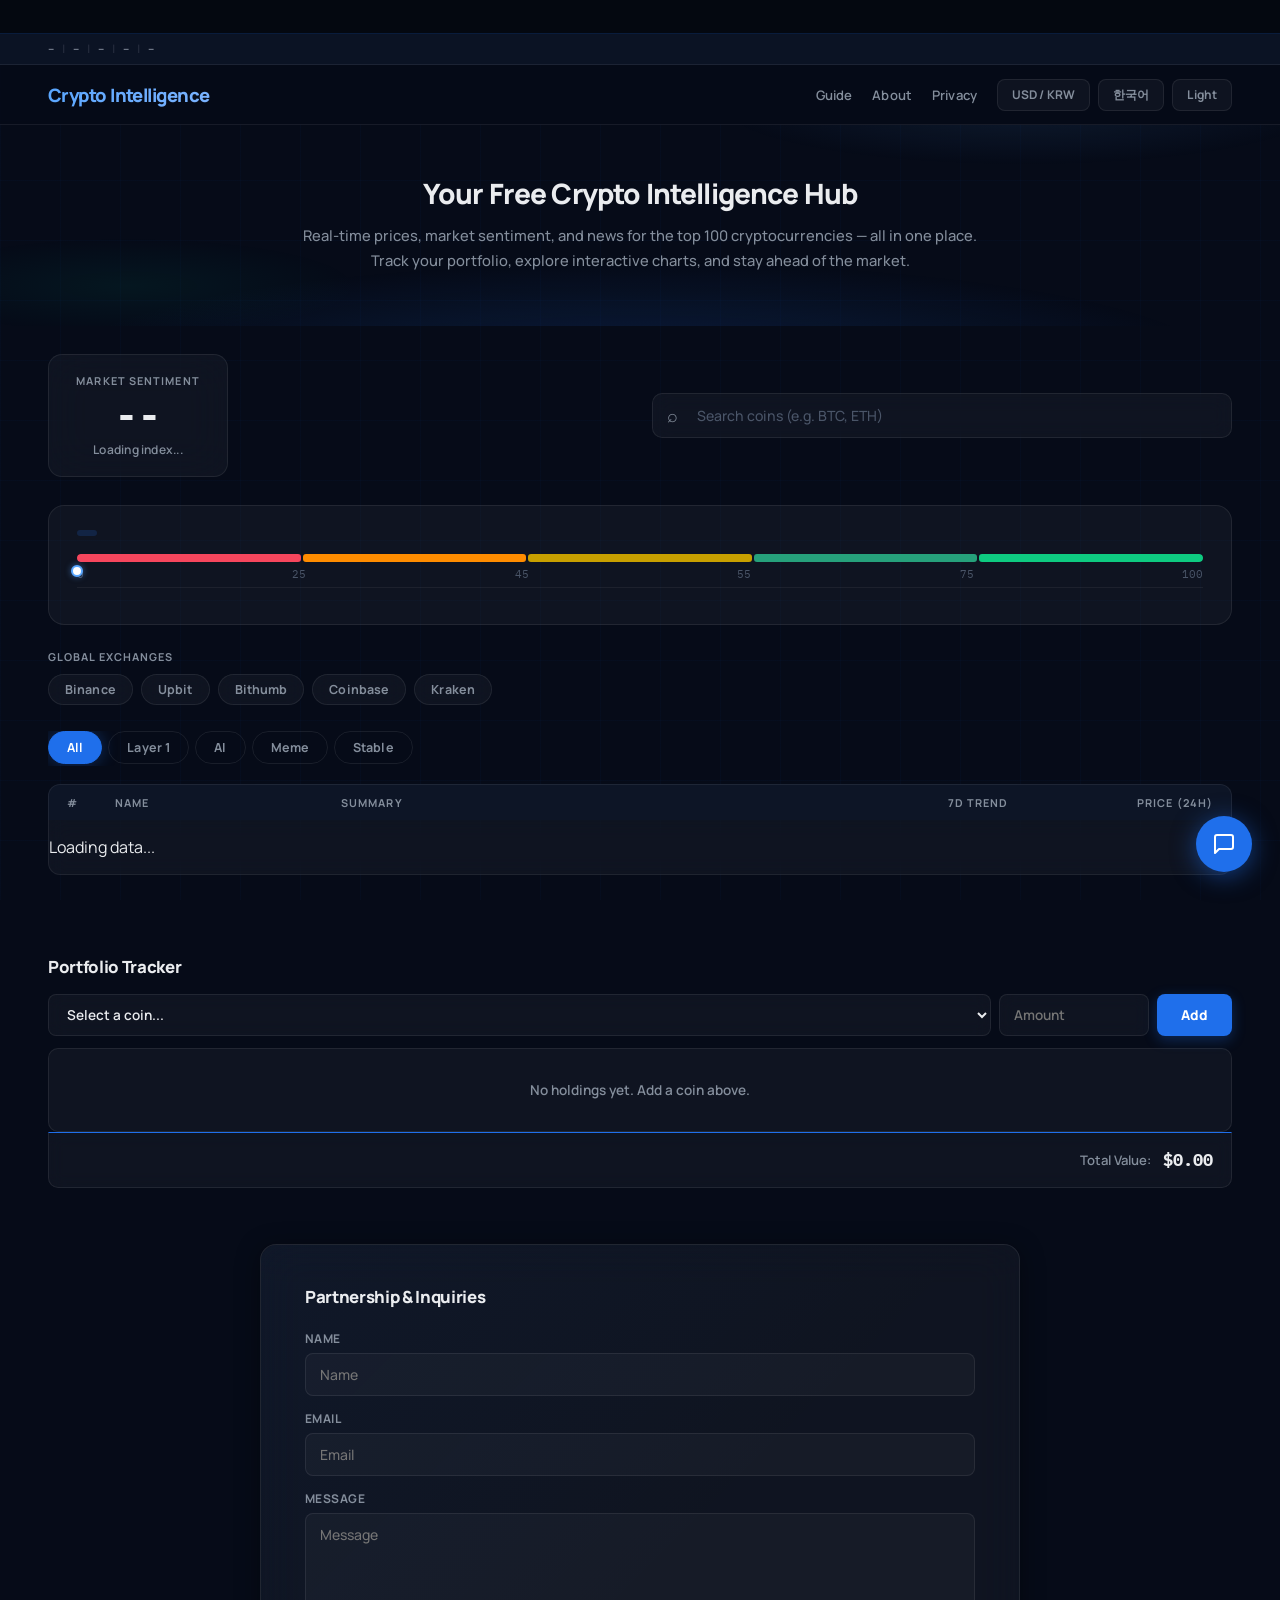
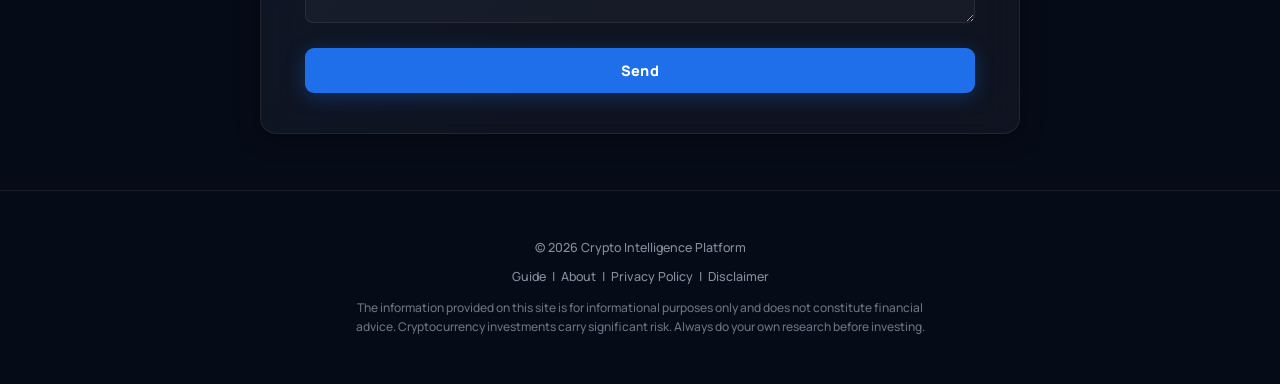
<file: index.html>
<!DOCTYPE html>
<html lang="en">
<head>
    <meta charset="UTF-8">
    <meta name="viewport" content="width=device-width, initial-scale=1.0">
    <title>Crypto Intelligence – Real-Time Cryptocurrency Dashboard</title>
    <!-- Microsoft Clarity -->
    <script type="text/javascript">
        (function(c,l,a,r,i,t,y){
            c[a]=c[a]||function(){(c[a].q=c[a].q||[]).push(arguments)};
            t=l.createElement(r);t.async=1;t.src="https://www.clarity.ms/tag/"+i;
            y=l.getElementsByTagName(r)[0];y.parentNode.insertBefore(t,y);
        })(window, document, "clarity", "script", "vtynff3po9");
    </script>
    <!-- Google tag (gtag.js) -->
    <script async src="https://www.googletagmanager.com/gtag/js?id=G-L96T4V883V"></script>
    <script>
      window.dataLayer = window.dataLayer || [];
      function gtag(){dataLayer.push(arguments);}
      gtag('js', new Date());
      gtag('config', 'G-L96T4V883V');
    </script>
    <meta name="description" content="Track real-time prices, market trends, and news for the top 100 cryptocurrencies. Free portfolio tracker, Fear & Greed Index, and interactive charts.">
    <meta name="keywords" content="cryptocurrency, bitcoin, ethereum, crypto prices, market cap, portfolio tracker, crypto dashboard, fear greed index">
    <meta name="robots" content="index, follow">
    <meta property="og:title" content="Crypto Intelligence – Real-Time Cryptocurrency Dashboard">
    <meta property="og:description" content="Track real-time prices, market trends, and news for the top 100 cryptocurrencies. Free portfolio tracker and interactive charts.">
    <meta property="og:type" content="website">
    <meta name="google-adsense-account" content="ca-pub-8986681365997307">
    <script async src="https://pagead2.googlesyndication.com/pagead/js/adsbygoogle.js?client=ca-pub-8986681365997307"
     crossorigin="anonymous"></script>
    <script type="application/ld+json">
    {
      "@context": "https://schema.org",
      "@type": "WebSite",
      "name": "Crypto Intelligence",
      "description": "Real-time cryptocurrency dashboard with prices, market data, portfolio tracker, and news for top 100 cryptocurrencies.",
      "url": "https://test1-d36.pages.dev/",
      "potentialAction": {
        "@type": "SearchAction",
        "target": "https://test1-d36.pages.dev/?q={search_term_string}",
        "query-input": "required name=search_term_string"
      }
    }
    </script>
    <link rel="preconnect" href="https://fonts.googleapis.com">
    <link rel="preconnect" href="https://fonts.gstatic.com" crossorigin>
    <link rel="stylesheet" href="style.css?v=2.3">
</head>
<body>
    <div id="news-ticker">
        <div class="ticker-content" id="ticker-content">
            Loading latest crypto headlines...
        </div>
    </div>

    <div id="global-stats">
        <span id="stat-marketcap">--</span>
        <span class="stat-divider">|</span>
        <span id="stat-volume">--</span>
        <span class="stat-divider">|</span>
        <span id="stat-btc-dom">--</span>
        <span class="stat-divider">|</span>
        <span id="stat-eth-dom">--</span>
        <span class="stat-divider">|</span>
        <span id="stat-coins">--</span>
    </div>

    <header>
        <h1 id="site-title">Crypto Intelligence</h1>
        <nav id="main-nav">
            <a href="guide.html" class="nav-link" id="nav-guide">Guide</a>
            <a href="about.html" class="nav-link" id="nav-about">About</a>
            <a href="privacy.html" class="nav-link" id="nav-privacy">Privacy</a>
        </nav>
        <div class="header-controls">
            <button id="currency-toggle">USD / KRW</button>
            <button id="lang-toggle">한국어</button>
            <button id="theme-toggle">Dark</button>
        </div>
    </header>

    <!-- Intro Section -->
    <section id="intro-section">
        <div id="intro-content">
            <h2 id="intro-title">Your Free Crypto Intelligence Hub</h2>
            <p id="intro-desc">Real-time prices, market sentiment, and news for the top 100 cryptocurrencies — all in one place. Track your portfolio, explore interactive charts, and stay ahead of the market.</p>
        </div>
    </section>

    <section id="market-overview">
        <div class="sentiment-card">
            <h3 id="sentiment-label">Market Sentiment</h3>
            <div id="fear-greed-index">--</div>
            <p id="sentiment-status">Loading index...</p>
        </div>
        <div class="search-container">
            <input type="text" id="crypto-search" placeholder="Search coins (e.g. BTC, ETH)">
        </div>
    </section>

    <section id="fng-explain-section">
        <div id="fng-explain-card">
            <div id="fng-explain-header">
                <span id="fng-explain-badge"></span>
                <span id="fng-explain-title"></span>
            </div>
            <p id="fng-explain-text"></p>
            <div id="fng-scale">
                <div class="fng-scale-bar">
                    <div class="fng-scale-seg seg-ef" data-en="Extreme Fear" data-ko="극도 공포"></div>
                    <div class="fng-scale-seg seg-f"  data-en="Fear" data-ko="공포"></div>
                    <div class="fng-scale-seg seg-n"  data-en="Neutral" data-ko="중립"></div>
                    <div class="fng-scale-seg seg-g"  data-en="Greed" data-ko="탐욕"></div>
                    <div class="fng-scale-seg seg-eg" data-en="Extreme Greed" data-ko="극도 탐욕"></div>
                </div>
                <div class="fng-scale-labels">
                    <span>0</span><span>25</span><span>45</span><span>55</span><span>75</span><span>100</span>
                </div>
                <div id="fng-needle-wrap"><div id="fng-needle"></div></div>
            </div>
            <p id="fng-explain-tip"></p>
        </div>
    </section>

<section id="exchange-section">
        <h2 id="exchange-title">Global Exchanges</h2>
        <div class="exchange-links">
            <a href="https://www.binance.com" target="_blank" rel="noopener" class="exchange-card">Binance</a>
            <a href="https://www.upbit.com" target="_blank" rel="noopener" class="exchange-card">Upbit</a>
            <a href="https://www.bithumb.com" target="_blank" rel="noopener" class="exchange-card">Bithumb</a>
            <a href="https://www.coinbase.com" target="_blank" rel="noopener" class="exchange-card">Coinbase</a>
            <a href="https://www.kraken.com" target="_blank" rel="noopener" class="exchange-card">Kraken</a>
        </div>
    </section>

    <section id="category-filter">
        <div class="filter-tabs">
            <button class="filter-btn active" data-category="all" id="btn-all">All</button>
            <button class="filter-btn" data-category="layer-1" id="btn-l1">Layer 1</button>
            <button class="filter-btn" data-category="ai" id="btn-ai">AI</button>
            <button class="filter-btn" data-category="meme" id="btn-meme">Meme</button>
            <button class="filter-btn" data-category="stablecoin" id="btn-stable">Stable</button>
        </div>
        <div id="category-desc-box" style="display:none">
            <div id="category-desc-icon"></div>
            <div>
                <div id="category-desc-title"></div>
                <div id="category-desc-text"></div>
            </div>
        </div>
    </section>

    <main>
        <div class="table-header">
            <span class="h-rank">#</span>
            <span class="h-name" id="h-name">Name</span>
            <span class="h-desc" id="h-desc">Summary</span>
            <span class="h-trend" id="h-trend">7D Trend</span>
            <span class="h-price" id="h-price">Price (24h)</span>
        </div>
        <div id="crypto-container"></div>
    </main>

    <section id="portfolio-section">
        <h2 id="portfolio-title">Portfolio Tracker</h2>
        <div id="portfolio-input-row">
            <select id="portfolio-coin-select">
                <option value="">Select a coin...</option>
            </select>
            <input type="number" id="portfolio-amount" placeholder="Amount" min="0" step="any">
            <button id="portfolio-add-btn">Add</button>
        </div>
        <div id="portfolio-list"></div>
        <div id="portfolio-total-row">
            <span id="portfolio-total-label">Total Value:</span>
            <span id="portfolio-total-value">$0.00</span>
        </div>
    </section>

    <section id="contact-section">
        <h2 id="contact-title">Partnership & Inquiries</h2>
        <form action="https://formspree.io/f/xvzwzwrj" method="POST">
            <div class="form-group">
                <label for="name" id="label-name">Name</label>
                <input type="text" id="name" name="name" placeholder="Name" required>
            </div>
            <div class="form-group">
                <label for="email" id="label-email">Email</label>
                <input type="email" id="email" name="email" placeholder="Email" required>
            </div>
            <div class="form-group">
                <label for="message" id="label-message">Message</label>
                <textarea id="message" name="message" placeholder="Message" required></textarea>
            </div>
            <button type="submit" id="submit-btn">Send</button>
        </form>
    </section>

    <footer>
        <p id="footer-text">&copy; 2026 Crypto Intelligence Platform</p>
        <p style="margin-top:8px;font-size:0.78rem">
            <a href="guide.html">Guide</a>
            &nbsp;|&nbsp;
            <a href="about.html">About</a>
            &nbsp;|&nbsp;
            <a href="privacy.html">Privacy Policy</a>
            &nbsp;|&nbsp;
            <a href="disclaimer.html">Disclaimer</a>
        </p>
        <p style="margin-top:10px;font-size:0.75rem;max-width:600px;margin-left:auto;margin-right:auto;line-height:1.6;opacity:0.8">
            The information provided on this site is for informational purposes only and does not constitute financial advice.
            Cryptocurrency investments carry significant risk. Always do your own research before investing.
        </p>
    </footer>

    <!-- AI Chat -->
    <button id="chat-fab" aria-label="AI Assistant">
        <svg width="24" height="24" viewBox="0 0 24 24" fill="none" stroke="currentColor" stroke-width="2" stroke-linecap="round" stroke-linejoin="round">
            <path d="M21 15a2 2 0 0 1-2 2H7l-4 4V5a2 2 0 0 1 2-2h14a2 2 0 0 1 2 2z"/>
        </svg>
    </button>

    <div id="chat-panel">
        <div id="chat-panel-header">
            <div id="chat-panel-title">
                <span id="chat-ai-dot"></span>
                <span>AI Crypto Assistant</span>
            </div>
            <button id="chat-panel-close">✕</button>
        </div>
        <div id="chat-messages">
            <div class="chat-msg ai">
                <div class="chat-bubble">안녕하세요! 👋 실시간 시장 데이터를 기반으로 암호화폐 투자에 도움이 되는 인사이트를 제공합니다. 무엇이든 물어보세요.</div>
            </div>
        </div>
        <div id="chat-suggestions">
            <button class="chip" onclick="sendSuggestion(this)">지금 시장 어때?</button>
            <button class="chip" onclick="sendSuggestion(this)">BTC 전망은?</button>
            <button class="chip" onclick="sendSuggestion(this)">공포지수 해석해줘</button>
            <button class="chip" onclick="sendSuggestion(this)">What's the market like?</button>
        </div>
        <div id="chat-input-row">
            <input type="text" id="chat-input" placeholder="질문을 입력하세요..." autocomplete="off">
            <button id="chat-send-btn">
                <svg width="18" height="18" viewBox="0 0 24 24" fill="none" stroke="currentColor" stroke-width="2.5" stroke-linecap="round" stroke-linejoin="round">
                    <line x1="22" y1="2" x2="11" y2="13"/><polygon points="22 2 15 22 11 13 2 9 22 2"/>
                </svg>
            </button>
        </div>
    </div>

    <!-- Chart Modal -->
    <div id="chart-modal">
        <div class="chart-modal-content">
            <div class="chart-modal-header">
                <span id="modal-coin-title"></span>
                <button id="modal-close">✕</button>
            </div>
            <div id="tradingview-widget-container"></div>
        </div>
    </div>

    <script src="main.js?v=2.3"></script>
</body>
</html>
</file>
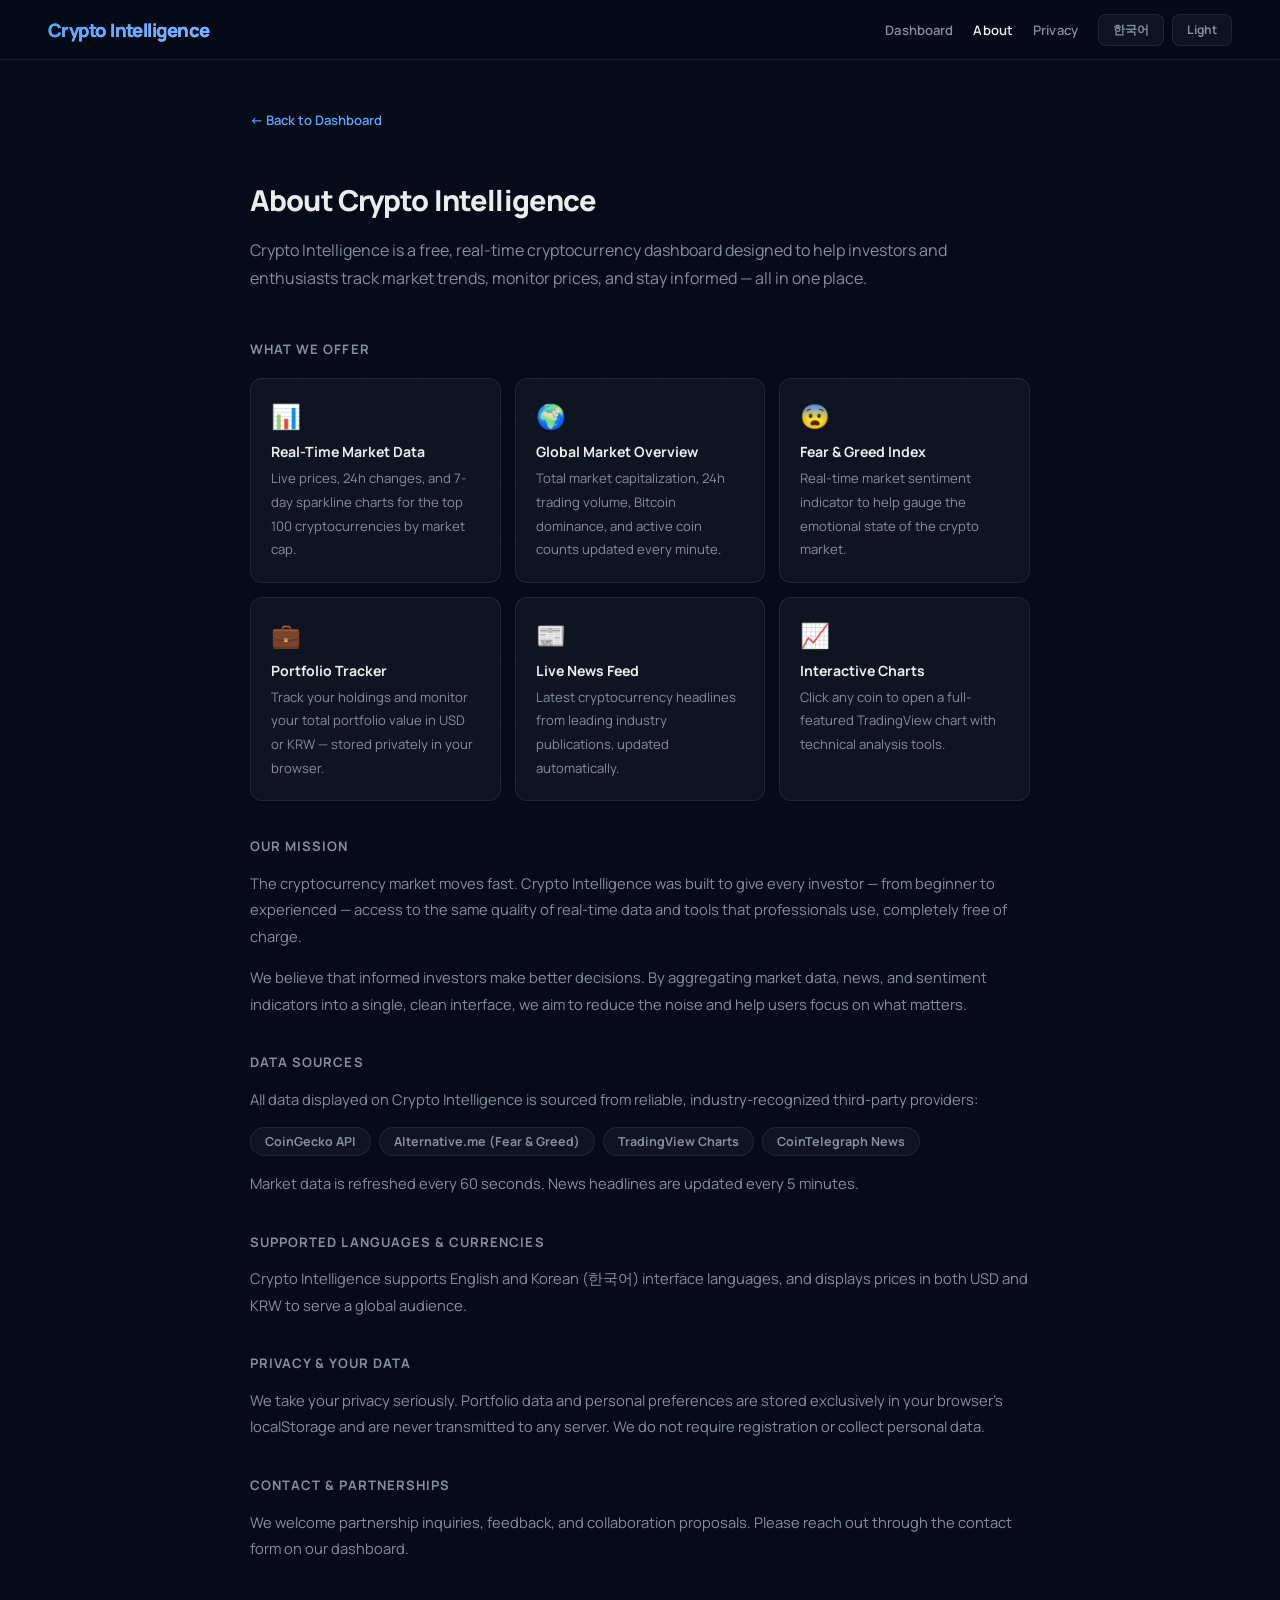
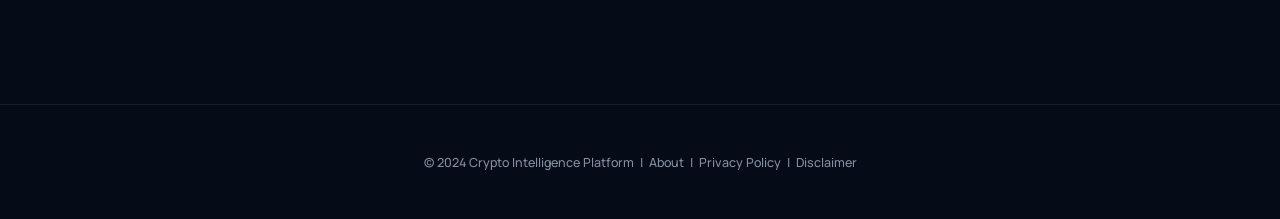
<file: about.html>
<!DOCTYPE html>
<html lang="en">
<head>
    <meta charset="UTF-8">
    <meta name="viewport" content="width=device-width, initial-scale=1.0">
    <title>About – Crypto Intelligence</title>
    <!-- Microsoft Clarity -->
    <script type="text/javascript">
        (function(c,l,a,r,i,t,y){
            c[a]=c[a]||function(){(c[a].q=c[a].q||[]).push(arguments)};
            t=l.createElement(r);t.async=1;t.src="https://www.clarity.ms/tag/"+i;
            y=l.getElementsByTagName(r)[0];y.parentNode.insertBefore(t,y);
        })(window, document, "clarity", "script", "vtynff3po9");
    </script>
    <!-- Google tag (gtag.js) -->
    <script async src="https://www.googletagmanager.com/gtag/js?id=G-L96T4V883V"></script>
    <script>
      window.dataLayer = window.dataLayer || [];
      function gtag(){dataLayer.push(arguments);}
      gtag('js', new Date());
      gtag('config', 'G-L96T4V883V');
    </script>
    <meta name="description" content="Learn about Crypto Intelligence, a real-time cryptocurrency dashboard providing market data, news, and portfolio tracking for crypto investors worldwide.">
    <meta name="robots" content="index, follow">
    <meta name="google-adsense-account" content="ca-pub-8986681365997307">
    <script async src="https://pagead2.googlesyndication.com/pagead/js/adsbygoogle.js?client=ca-pub-8986681365997307" crossorigin="anonymous"></script>
    <link rel="preconnect" href="https://fonts.googleapis.com">
    <link rel="preconnect" href="https://fonts.gstatic.com" crossorigin>
    <link rel="stylesheet" href="style.css?v=2.3">
    <style>
        .about-wrap { max-width: 860px; margin: 48px auto; padding: 0 40px 80px; position: relative; z-index: 1; }
        .about-wrap h1 { font-size: 1.8rem; font-weight: 800; margin-bottom: 12px; letter-spacing: -0.03em; }
        .about-wrap .subtitle { font-size: 1rem; color: var(--text-sub); margin-bottom: 48px; line-height: 1.75; }
        .about-wrap h2 { font-size: 0.82rem; font-weight: 700; margin: 36px 0 10px; text-transform: uppercase; letter-spacing: 0.08em; color: var(--text-sub); }
        .about-wrap p, .about-wrap li { font-size: 0.92rem; line-height: 1.8; color: var(--text-sub); }
        .about-wrap ul { padding-left: 20px; }
        .about-wrap a { color: var(--accent-2); text-decoration: none; }
        .about-wrap a:hover { text-decoration: underline; }
        .back-link { display: inline-flex; align-items: center; gap: 6px; color: var(--text-sub); font-size: 0.82rem; font-weight: 600; text-decoration: none; margin-bottom: 32px; transition: color 0.15s; }
        .back-link:hover { color: var(--accent-2); text-decoration: none; }
        .feature-grid { display: grid; grid-template-columns: repeat(auto-fit, minmax(220px, 1fr)); gap: 14px; margin: 20px 0; }
        .feature-card { background: var(--glass); border: 1px solid var(--glass-border); border-radius: 12px; padding: 20px; transition: border-color 0.2s; backdrop-filter: blur(10px); }
        .feature-card:hover { border-color: var(--glass-border-h); }
        .feature-card .icon { font-size: 1.5rem; margin-bottom: 10px; }
        .feature-card h3 { font-size: 0.88rem; font-weight: 700; margin: 0 0 6px; color: var(--text); }
        .feature-card p { font-size: 0.82rem; margin: 0; }
        .data-sources { display: flex; flex-wrap: wrap; gap: 8px; margin-top: 12px; }
        .data-source-tag { background: var(--glass); border: 1px solid var(--glass-border); padding: 5px 14px; border-radius: 20px; font-size: 0.78rem; font-weight: 700; color: var(--text-sub); }
        @media (max-width: 768px) { .about-wrap { padding: 0 20px 60px; } }
    </style>
</head>
<body>
    <header>
        <h1 style="font-size:1.15rem;font-weight:800;letter-spacing:-0.03em;background:linear-gradient(135deg,#58a6ff 0%,#7bb3ff 100%);-webkit-background-clip:text;-webkit-text-fill-color:transparent;background-clip:text;margin:0">
            <a href="index.html" style="text-decoration:none;background:inherit;-webkit-background-clip:text;-webkit-text-fill-color:transparent;background-clip:text">Crypto Intelligence</a>
        </h1>
        <nav id="main-nav">
            <a href="index.html" class="nav-link" data-en="Dashboard" data-ko="대시보드">Dashboard</a>
            <a href="about.html" class="nav-link" style="color:var(--text)" data-en="About" data-ko="소개">About</a>
            <a href="privacy.html" class="nav-link" data-en="Privacy" data-ko="개인정보">Privacy</a>
        </nav>
        <div class="header-controls">
            <button id="lang-toggle" onclick="toggleLang()">한국어</button>
            <button id="theme-toggle" onclick="toggleTheme()">Light</button>
        </div>
    </header>

    <div class="about-wrap">
        <a href="index.html" class="back-link" data-en="← Back to Dashboard" data-ko="← 대시보드로 돌아가기">← Back to Dashboard</a>

        <h1 data-en="About Crypto Intelligence" data-ko="크립토 인텔리전스 소개">About Crypto Intelligence</h1>
        <p class="subtitle" data-en="Crypto Intelligence is a free, real-time cryptocurrency dashboard designed to help investors and enthusiasts track market trends, monitor prices, and stay informed — all in one place." data-ko="크립토 인텔리전스는 투자자와 암호화폐 애호가들이 시장 트렌드를 추적하고 가격을 모니터링하며 최신 정보를 한 곳에서 확인할 수 있도록 설계된 무료 실시간 암호화폐 대시보드입니다.">Crypto Intelligence is a free, real-time cryptocurrency dashboard designed to help investors and enthusiasts track market trends, monitor prices, and stay informed — all in one place.</p>

        <h2 data-en="What We Offer" data-ko="주요 기능">What We Offer</h2>
        <div class="feature-grid">
            <div class="feature-card">
                <div class="icon">📊</div>
                <h3 data-en="Real-Time Market Data" data-ko="실시간 시장 데이터">Real-Time Market Data</h3>
                <p data-en="Live prices, 24h changes, and 7-day sparkline charts for the top 100 cryptocurrencies by market cap." data-ko="시가총액 상위 100개 암호화폐의 실시간 가격, 24시간 변동률, 7일 스파크라인 차트를 제공합니다.">Live prices, 24h changes, and 7-day sparkline charts for the top 100 cryptocurrencies by market cap.</p>
            </div>
            <div class="feature-card">
                <div class="icon">🌍</div>
                <h3 data-en="Global Market Overview" data-ko="글로벌 시장 현황">Global Market Overview</h3>
                <p data-en="Total market capitalization, 24h trading volume, Bitcoin dominance, and active coin counts updated every minute." data-ko="전체 시가총액, 24시간 거래량, 비트코인 점유율, 활성 코인 수를 매분 업데이트합니다.">Total market capitalization, 24h trading volume, Bitcoin dominance, and active coin counts updated every minute.</p>
            </div>
            <div class="feature-card">
                <div class="icon">😨</div>
                <h3 data-en="Fear & Greed Index" data-ko="공포·탐욕 지수">Fear & Greed Index</h3>
                <p data-en="Real-time market sentiment indicator to help gauge the emotional state of the crypto market." data-ko="암호화폐 시장의 심리 상태를 측정하는 실시간 시장 심리 지표입니다.">Real-time market sentiment indicator to help gauge the emotional state of the crypto market.</p>
            </div>
            <div class="feature-card">
                <div class="icon">💼</div>
                <h3 data-en="Portfolio Tracker" data-ko="포트폴리오 트래커">Portfolio Tracker</h3>
                <p data-en="Track your holdings and monitor your total portfolio value in USD or KRW — stored privately in your browser." data-ko="보유 자산을 추적하고 USD 또는 KRW로 전체 포트폴리오 가치를 확인하세요. 데이터는 브라우저에 안전하게 저장됩니다.">Track your holdings and monitor your total portfolio value in USD or KRW — stored privately in your browser.</p>
            </div>
            <div class="feature-card">
                <div class="icon">📰</div>
                <h3 data-en="Live News Feed" data-ko="실시간 뉴스">Live News Feed</h3>
                <p data-en="Latest cryptocurrency headlines from leading industry publications, updated automatically." data-ko="주요 암호화폐 미디어의 최신 헤드라인을 자동으로 업데이트합니다.">Latest cryptocurrency headlines from leading industry publications, updated automatically.</p>
            </div>
            <div class="feature-card">
                <div class="icon">📈</div>
                <h3 data-en="Interactive Charts" data-ko="인터랙티브 차트">Interactive Charts</h3>
                <p data-en="Click any coin to open a full-featured TradingView chart with technical analysis tools." data-ko="코인을 클릭하면 기술적 분석 도구가 포함된 TradingView 차트를 바로 확인할 수 있습니다.">Click any coin to open a full-featured TradingView chart with technical analysis tools.</p>
            </div>
        </div>

        <h2 data-en="Our Mission" data-ko="우리의 미션">Our Mission</h2>
        <p data-en="The cryptocurrency market moves fast. Crypto Intelligence was built to give every investor — from beginner to experienced — access to the same quality of real-time data and tools that professionals use, completely free of charge." data-ko="암호화폐 시장은 빠르게 움직입니다. 크립토 인텔리전스는 초보자부터 숙련된 투자자까지 모든 사람이 전문가 수준의 실시간 데이터와 도구를 무료로 이용할 수 있도록 만들어졌습니다.">The cryptocurrency market moves fast. Crypto Intelligence was built to give every investor — from beginner to experienced — access to the same quality of real-time data and tools that professionals use, completely free of charge.</p>
        <p data-en="We believe that informed investors make better decisions. By aggregating market data, news, and sentiment indicators into a single, clean interface, we aim to reduce the noise and help users focus on what matters." data-ko="정보를 갖춘 투자자가 더 나은 결정을 내린다고 믿습니다. 시장 데이터, 뉴스, 심리 지표를 하나의 깔끔한 인터페이스로 통합하여 불필요한 정보를 줄이고 핵심에 집중할 수 있도록 돕습니다.">We believe that informed investors make better decisions. By aggregating market data, news, and sentiment indicators into a single, clean interface, we aim to reduce the noise and help users focus on what matters.</p>

        <h2 data-en="Data Sources" data-ko="데이터 출처">Data Sources</h2>
        <p data-en="All data displayed on Crypto Intelligence is sourced from reliable, industry-recognized third-party providers:" data-ko="크립토 인텔리전스에 표시되는 모든 데이터는 신뢰할 수 있는 업계 공인 서드파티 제공업체로부터 수집됩니다:">All data displayed on Crypto Intelligence is sourced from reliable, industry-recognized third-party providers:</p>
        <div class="data-sources">
            <span class="data-source-tag">CoinGecko API</span>
            <span class="data-source-tag">Alternative.me (Fear & Greed)</span>
            <span class="data-source-tag">TradingView Charts</span>
            <span class="data-source-tag">CoinTelegraph News</span>
        </div>
        <p style="margin-top:14px" data-en="Market data is refreshed every 60 seconds. News headlines are updated every 5 minutes." data-ko="시장 데이터는 60초마다 갱신되며, 뉴스 헤드라인은 5분마다 업데이트됩니다.">Market data is refreshed every 60 seconds. News headlines are updated every 5 minutes.</p>

        <h2 data-en="Supported Languages & Currencies" data-ko="지원 언어 및 통화">Supported Languages & Currencies</h2>
        <p data-en="Crypto Intelligence supports English and Korean (한국어) interface languages, and displays prices in both USD and KRW to serve a global audience." data-ko="크립토 인텔리전스는 영어와 한국어(한국어) 인터페이스를 지원하며, 글로벌 사용자를 위해 USD와 KRW 두 가지 통화로 가격을 표시합니다.">Crypto Intelligence supports <strong>English and Korean (한국어)</strong> interface languages, and displays prices in both <strong>USD</strong> and <strong>KRW</strong> to serve a global audience.</p>

        <h2 data-en="Privacy & Your Data" data-ko="개인정보 보호">Privacy & Your Data</h2>
        <p data-en="We take your privacy seriously. Portfolio data and personal preferences are stored exclusively in your browser's localStorage and are never transmitted to any server. We do not require registration or collect personal data." data-ko="개인정보 보호를 중요하게 생각합니다. 포트폴리오 데이터와 개인 설정은 브라우저의 localStorage에만 저장되며 어떤 서버에도 전송되지 않습니다. 회원가입이나 개인정보 수집은 일절 없습니다.">We take your privacy seriously. Portfolio data and personal preferences are stored exclusively in your browser's localStorage and are never transmitted to any server. We do not require registration or collect personal data. See our <a href="privacy.html">Privacy Policy</a> for full details.</p>

        <h2 data-en="Contact & Partnerships" data-ko="제휴 및 문의">Contact & Partnerships</h2>
        <p data-en="We welcome partnership inquiries, feedback, and collaboration proposals. Please reach out through the contact form on our dashboard." data-ko="파트너십 문의, 피드백, 협업 제안을 환영합니다. 대시보드의 문의 양식을 통해 연락해 주세요.">We welcome partnership inquiries, feedback, and collaboration proposals. Please reach out through the <a href="index.html#contact-section">contact form</a> on our dashboard.</p>
    </div>

    <footer>
        <p>&copy; 2024 Crypto Intelligence Platform &nbsp;|&nbsp;
        <a href="about.html">About</a> &nbsp;|&nbsp;
        <a href="privacy.html">Privacy Policy</a> &nbsp;|&nbsp;
        <a href="disclaimer.html">Disclaimer</a></p>
    </footer>

    <script>
        let currentLang = localStorage.getItem('lang') || 'en';

        function applyLang() {
            document.querySelectorAll('[data-en]').forEach(el => {
                el.textContent = currentLang === 'ko' ? el.dataset.ko : el.dataset.en;
            });
            document.getElementById('lang-toggle').textContent = currentLang === 'ko' ? 'English' : '한국어';
        }

        function toggleLang() {
            currentLang = currentLang === 'en' ? 'ko' : 'en';
            localStorage.setItem('lang', currentLang);
            applyLang();
        }

        // Theme
        if (localStorage.getItem('theme') === 'light') {
            document.body.classList.add('light-mode');
            document.getElementById('theme-toggle').textContent = 'Dark';
        }
        function toggleTheme() {
            document.body.classList.toggle('light-mode');
            const isLight = document.body.classList.contains('light-mode');
            localStorage.setItem('theme', isLight ? 'light' : 'dark');
            document.getElementById('theme-toggle').textContent = isLight ? 'Dark' : 'Light';
        }

        applyLang();
    </script>
</body>
</html>
</file>
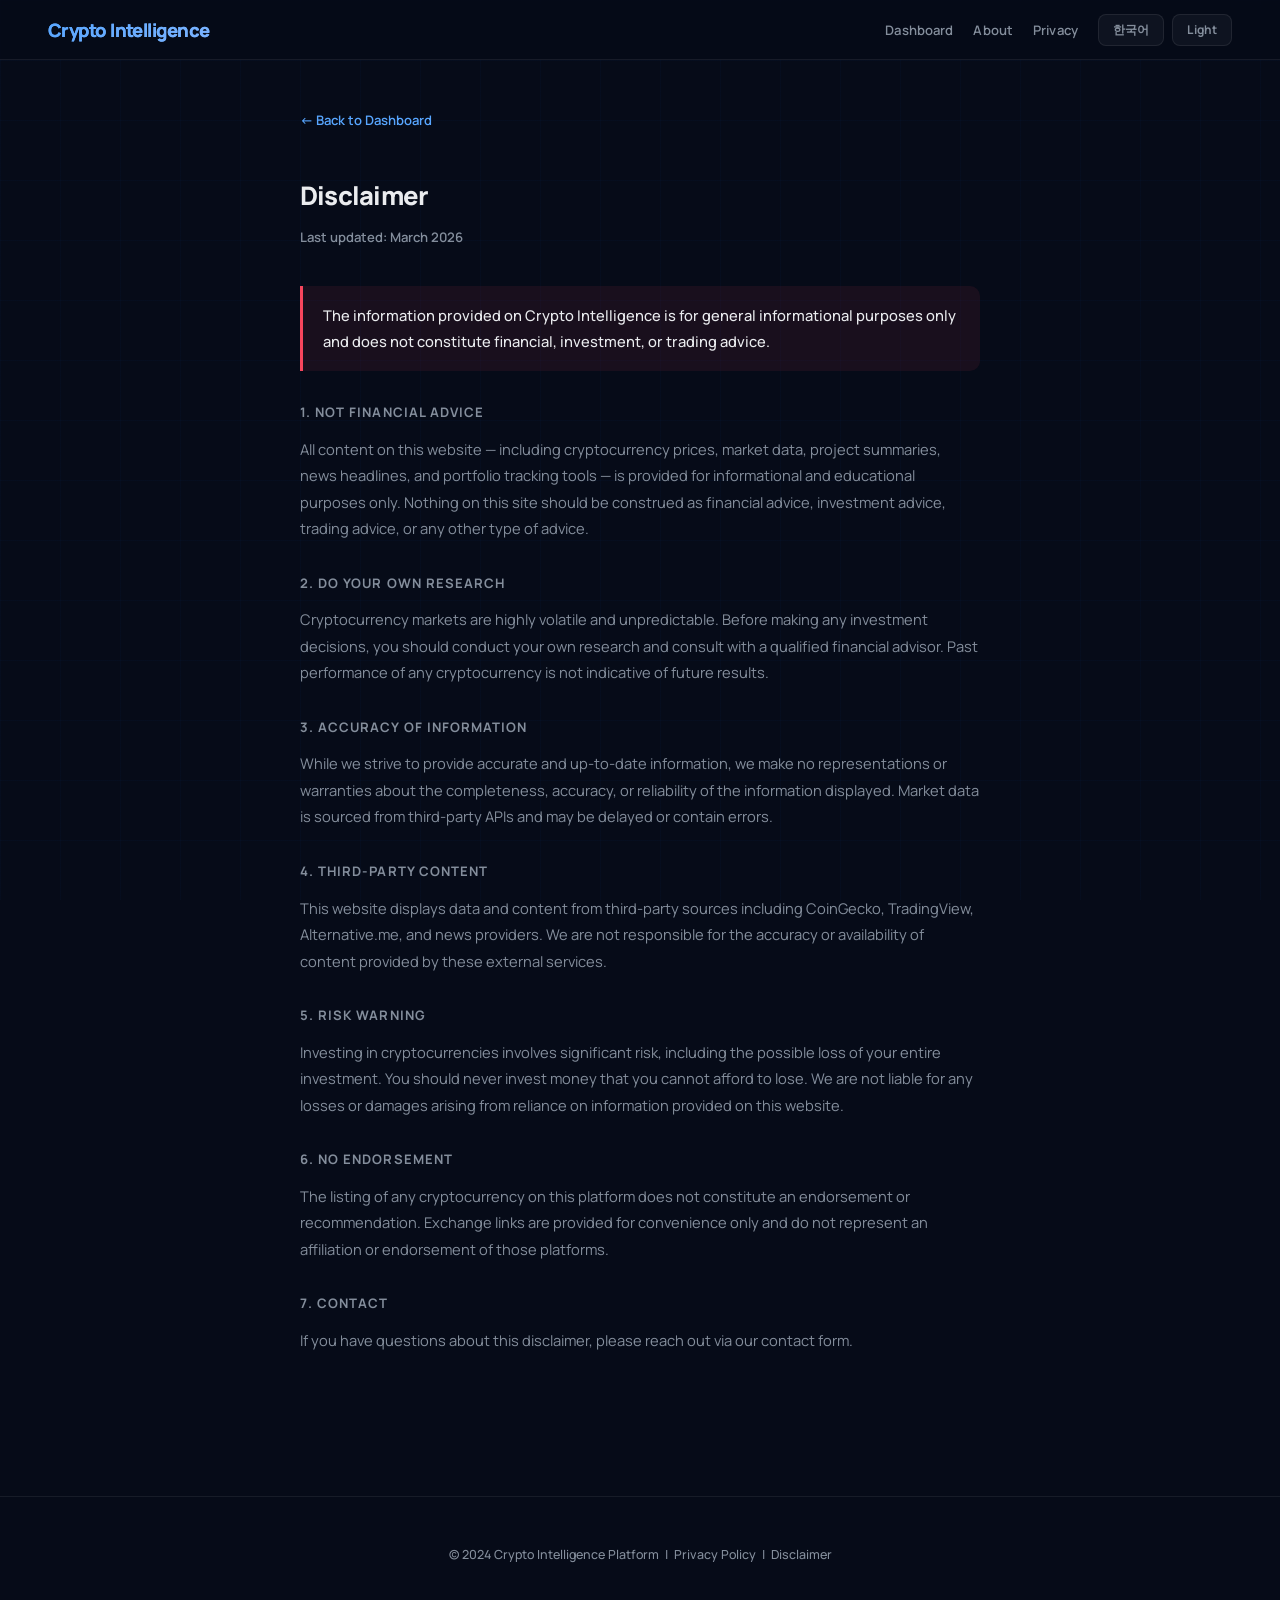
<file: disclaimer.html>
<!DOCTYPE html>
<html lang="en">
<head>
    <meta charset="UTF-8">
    <meta name="viewport" content="width=device-width, initial-scale=1.0">
    <title>Disclaimer – Crypto Intelligence</title>
    <!-- Microsoft Clarity -->
    <script type="text/javascript">
        (function(c,l,a,r,i,t,y){
            c[a]=c[a]||function(){(c[a].q=c[a].q||[]).push(arguments)};
            t=l.createElement(r);t.async=1;t.src="https://www.clarity.ms/tag/"+i;
            y=l.getElementsByTagName(r)[0];y.parentNode.insertBefore(t,y);
        })(window, document, "clarity", "script", "vtynff3po9");
    </script>
    <!-- Google tag (gtag.js) -->
    <script async src="https://www.googletagmanager.com/gtag/js?id=G-L96T4V883V"></script>
    <script>
      window.dataLayer = window.dataLayer || [];
      function gtag(){dataLayer.push(arguments);}
      gtag('js', new Date());
      gtag('config', 'G-L96T4V883V');
    </script>
    <meta name="description" content="Disclaimer for Crypto Intelligence Dashboard. Important information about the nature of our content.">
    <meta name="robots" content="index, follow">
    <meta name="google-adsense-account" content="ca-pub-8986681365997307">
    <script async src="https://pagead2.googlesyndication.com/pagead/js/adsbygoogle.js?client=ca-pub-8986681365997307" crossorigin="anonymous"></script>
    <link rel="preconnect" href="https://fonts.googleapis.com">
    <link rel="preconnect" href="https://fonts.gstatic.com" crossorigin>
    <link rel="stylesheet" href="style.css?v=2.3">
    <style>
        .policy-wrap { max-width: 760px; margin: 48px auto; padding: 0 40px 80px; position: relative; z-index: 1; }
        .policy-wrap h1 { font-size: 1.6rem; font-weight: 800; margin-bottom: 6px; letter-spacing: -0.03em; }
        .policy-wrap .updated { color: var(--text-sub); font-size: 0.82rem; margin-bottom: 36px; font-weight: 600; }
        .policy-wrap h2 { font-size: 0.82rem; font-weight: 700; margin: 32px 0 10px; text-transform: uppercase; letter-spacing: 0.08em; color: var(--text-sub); }
        .policy-wrap p, .policy-wrap li { font-size: 0.92rem; line-height: 1.8; color: var(--text-sub); }
        .policy-wrap ul { padding-left: 20px; }
        .policy-wrap a { color: var(--accent-2); text-decoration: none; }
        .policy-wrap a:hover { text-decoration: underline; }
        .back-link { display: inline-flex; align-items: center; gap: 6px; color: var(--text-sub); font-size: 0.82rem; font-weight: 600; text-decoration: none; margin-bottom: 32px; transition: color 0.15s; }
        .back-link:hover { color: var(--accent-2); text-decoration: none; }
        .notice-box { background: rgba(246,70,93,0.08); border-left: 3px solid var(--down); padding: 16px 20px; border-radius: 0 10px 10px 0; margin-bottom: 28px; }
        .notice-box p { margin: 0; color: var(--text) !important; font-weight: 500; }
        @media (max-width: 768px) { .policy-wrap { padding: 0 20px 60px; } }
    </style>
</head>
<body>
    <header>
        <h1 style="font-size:1.15rem;font-weight:800;letter-spacing:-0.03em;background:linear-gradient(135deg,#58a6ff 0%,#7bb3ff 100%);-webkit-background-clip:text;-webkit-text-fill-color:transparent;background-clip:text;margin:0">
            <a href="index.html" style="text-decoration:none;background:inherit;-webkit-background-clip:text;-webkit-text-fill-color:transparent;background-clip:text">Crypto Intelligence</a>
        </h1>
        <nav id="main-nav">
            <a href="index.html" class="nav-link" data-en="Dashboard" data-ko="대시보드">Dashboard</a>
            <a href="about.html" class="nav-link" data-en="About" data-ko="소개">About</a>
            <a href="privacy.html" class="nav-link" data-en="Privacy" data-ko="개인정보">Privacy</a>
        </nav>
        <div class="header-controls">
            <button id="lang-toggle" onclick="toggleLang()">한국어</button>
            <button id="theme-toggle" onclick="toggleTheme()">Light</button>
        </div>
    </header>

    <div class="policy-wrap">
        <a href="index.html" class="back-link" data-en="← Back to Dashboard" data-ko="← 대시보드로 돌아가기">← Back to Dashboard</a>
        <h1 data-en="Disclaimer" data-ko="면책 조항">Disclaimer</h1>
        <p class="updated" data-en="Last updated: March 2026" data-ko="최종 업데이트: 2026년 3월">Last updated: March 2026</p>

        <div class="notice-box">
            <p data-en="The information provided on Crypto Intelligence is for general informational purposes only and does not constitute financial, investment, or trading advice." data-ko="크립토 인텔리전스에서 제공하는 정보는 일반적인 정보 제공 목적으로만 사용되며 금융, 투자 또는 거래 조언을 구성하지 않습니다.">The information provided on Crypto Intelligence is for general informational purposes only and does not constitute financial, investment, or trading advice.</p>
        </div>

        <h2 data-en="1. Not Financial Advice" data-ko="1. 금융 조언 아님">1. Not Financial Advice</h2>
        <p data-en="All content on this website — including cryptocurrency prices, market data, project summaries, news headlines, and portfolio tracking tools — is provided for informational and educational purposes only. Nothing on this site should be construed as financial advice, investment advice, trading advice, or any other type of advice." data-ko="본 웹사이트의 모든 콘텐츠(암호화폐 가격, 시장 데이터, 프로젝트 요약, 뉴스 헤드라인, 포트폴리오 추적 도구 포함)는 정보 및 교육 목적으로만 제공됩니다. 이 사이트의 어떤 내용도 금융, 투자, 거래 조언으로 해석되어서는 안 됩니다.">All content on this website — including cryptocurrency prices, market data, project summaries, news headlines, and portfolio tracking tools — is provided for informational and educational purposes only. Nothing on this site should be construed as financial advice, investment advice, trading advice, or any other type of advice.</p>

        <h2 data-en="2. Do Your Own Research" data-ko="2. 자체 조사 필요">2. Do Your Own Research</h2>
        <p data-en="Cryptocurrency markets are highly volatile and unpredictable. Before making any investment decisions, you should conduct your own research and consult with a qualified financial advisor. Past performance of any cryptocurrency is not indicative of future results." data-ko="암호화폐 시장은 변동성이 매우 크고 예측하기 어렵습니다. 투자 결정 전에 자체 조사를 수행하고 자격을 갖춘 재무 어드바이저와 상담하시기 바랍니다. 과거 성과는 미래 결과를 보장하지 않습니다.">Cryptocurrency markets are highly volatile and unpredictable. Before making any investment decisions, you should conduct your own research and consult with a qualified financial advisor. Past performance of any cryptocurrency is not indicative of future results.</p>

        <h2 data-en="3. Accuracy of Information" data-ko="3. 정보 정확성">3. Accuracy of Information</h2>
        <p data-en="While we strive to provide accurate and up-to-date information, we make no representations or warranties about the completeness, accuracy, or reliability of the information displayed. Market data is sourced from third-party APIs and may be delayed or contain errors." data-ko="정확하고 최신 정보를 제공하기 위해 노력하지만, 표시된 정보의 완전성, 정확성 또는 신뢰성에 대해 어떠한 보증도 하지 않습니다. 시장 데이터는 제3자 API에서 제공되며 지연되거나 오류가 포함될 수 있습니다.">While we strive to provide accurate and up-to-date information, we make no representations or warranties of any kind, express or implied, about the completeness, accuracy, reliability, or suitability of the information displayed on this website. Market data is sourced from third-party APIs and may be delayed or contain errors.</p>

        <h2 data-en="4. Third-Party Content" data-ko="4. 제3자 콘텐츠">4. Third-Party Content</h2>
        <p data-en="This website displays data and content from third-party sources including CoinGecko, TradingView, Alternative.me, and news providers. We are not responsible for the accuracy or availability of content provided by these external services." data-ko="본 웹사이트는 CoinGecko, TradingView, Alternative.me 및 뉴스 제공업체 등 제3자 소스의 데이터와 콘텐츠를 표시합니다. 이러한 외부 서비스가 제공하는 콘텐츠의 정확성이나 가용성에 대해 책임지지 않습니다.">This website displays data and content from third-party sources including CoinGecko, TradingView, Alternative.me, and news providers. We are not responsible for the accuracy or availability of content provided by these external services.</p>

        <h2 data-en="5. Risk Warning" data-ko="5. 위험 경고">5. Risk Warning</h2>
        <p data-en="Investing in cryptocurrencies involves significant risk, including the possible loss of your entire investment. You should never invest money that you cannot afford to lose. We are not liable for any losses or damages arising from reliance on information provided on this website." data-ko="암호화폐 투자는 원금 전액 손실 가능성을 포함한 상당한 위험을 수반합니다. 잃어도 되는 자금만 투자하시기 바랍니다. 본 웹사이트 정보에 의존하여 발생한 손실이나 손해에 대해 당사는 책임을 지지 않습니다.">Investing in cryptocurrencies involves significant risk, including the possible loss of your entire investment. You should never invest money that you cannot afford to lose. We are not liable for any losses or damages arising from reliance on information provided on this website.</p>

        <h2 data-en="6. No Endorsement" data-ko="6. 추천 아님">6. No Endorsement</h2>
        <p data-en="The listing of any cryptocurrency on this platform does not constitute an endorsement or recommendation. Exchange links are provided for convenience only and do not represent an affiliation or endorsement of those platforms." data-ko="본 플랫폼의 암호화폐 목록은 추천이나 권장을 의미하지 않습니다. 거래소 링크는 편의를 위해 제공되며 해당 플랫폼과의 제휴 또는 보증을 나타내지 않습니다.">The listing of any cryptocurrency on this platform does not constitute an endorsement or recommendation. Exchange links are provided for convenience only and do not represent an affiliation or endorsement of those platforms.</p>

        <h2 data-en="7. Contact" data-ko="7. 문의">7. Contact</h2>
        <p data-en="If you have questions about this disclaimer, please reach out via our contact form." data-ko="면책 조항에 대한 질문이 있으시면 문의 양식을 통해 연락해 주세요.">If you have questions about this disclaimer, please reach out via our <a href="index.html#contact-section">contact form</a>.</p>
    </div>

    <footer>
        <p>&copy; 2024 Crypto Intelligence Platform &nbsp;|&nbsp;
        <a href="privacy.html">Privacy Policy</a> &nbsp;|&nbsp;
        <a href="disclaimer.html">Disclaimer</a></p>
    </footer>

    <script>
        let currentLang = localStorage.getItem('lang') || 'en';

        function applyLang() {
            document.querySelectorAll('[data-en]').forEach(el => {
                el.textContent = currentLang === 'ko' ? el.dataset.ko : el.dataset.en;
            });
            document.getElementById('lang-toggle').textContent = currentLang === 'ko' ? 'English' : '한국어';
        }

        function toggleLang() {
            currentLang = currentLang === 'en' ? 'ko' : 'en';
            localStorage.setItem('lang', currentLang);
            applyLang();
        }

        // Theme
        if (localStorage.getItem('theme') === 'light') {
            document.body.classList.add('light-mode');
            document.getElementById('theme-toggle').textContent = 'Dark';
        }
        function toggleTheme() {
            document.body.classList.toggle('light-mode');
            const isLight = document.body.classList.contains('light-mode');
            localStorage.setItem('theme', isLight ? 'light' : 'dark');
            document.getElementById('theme-toggle').textContent = isLight ? 'Dark' : 'Light';
        }

        applyLang();
    </script>
</body>
</html>
</file>
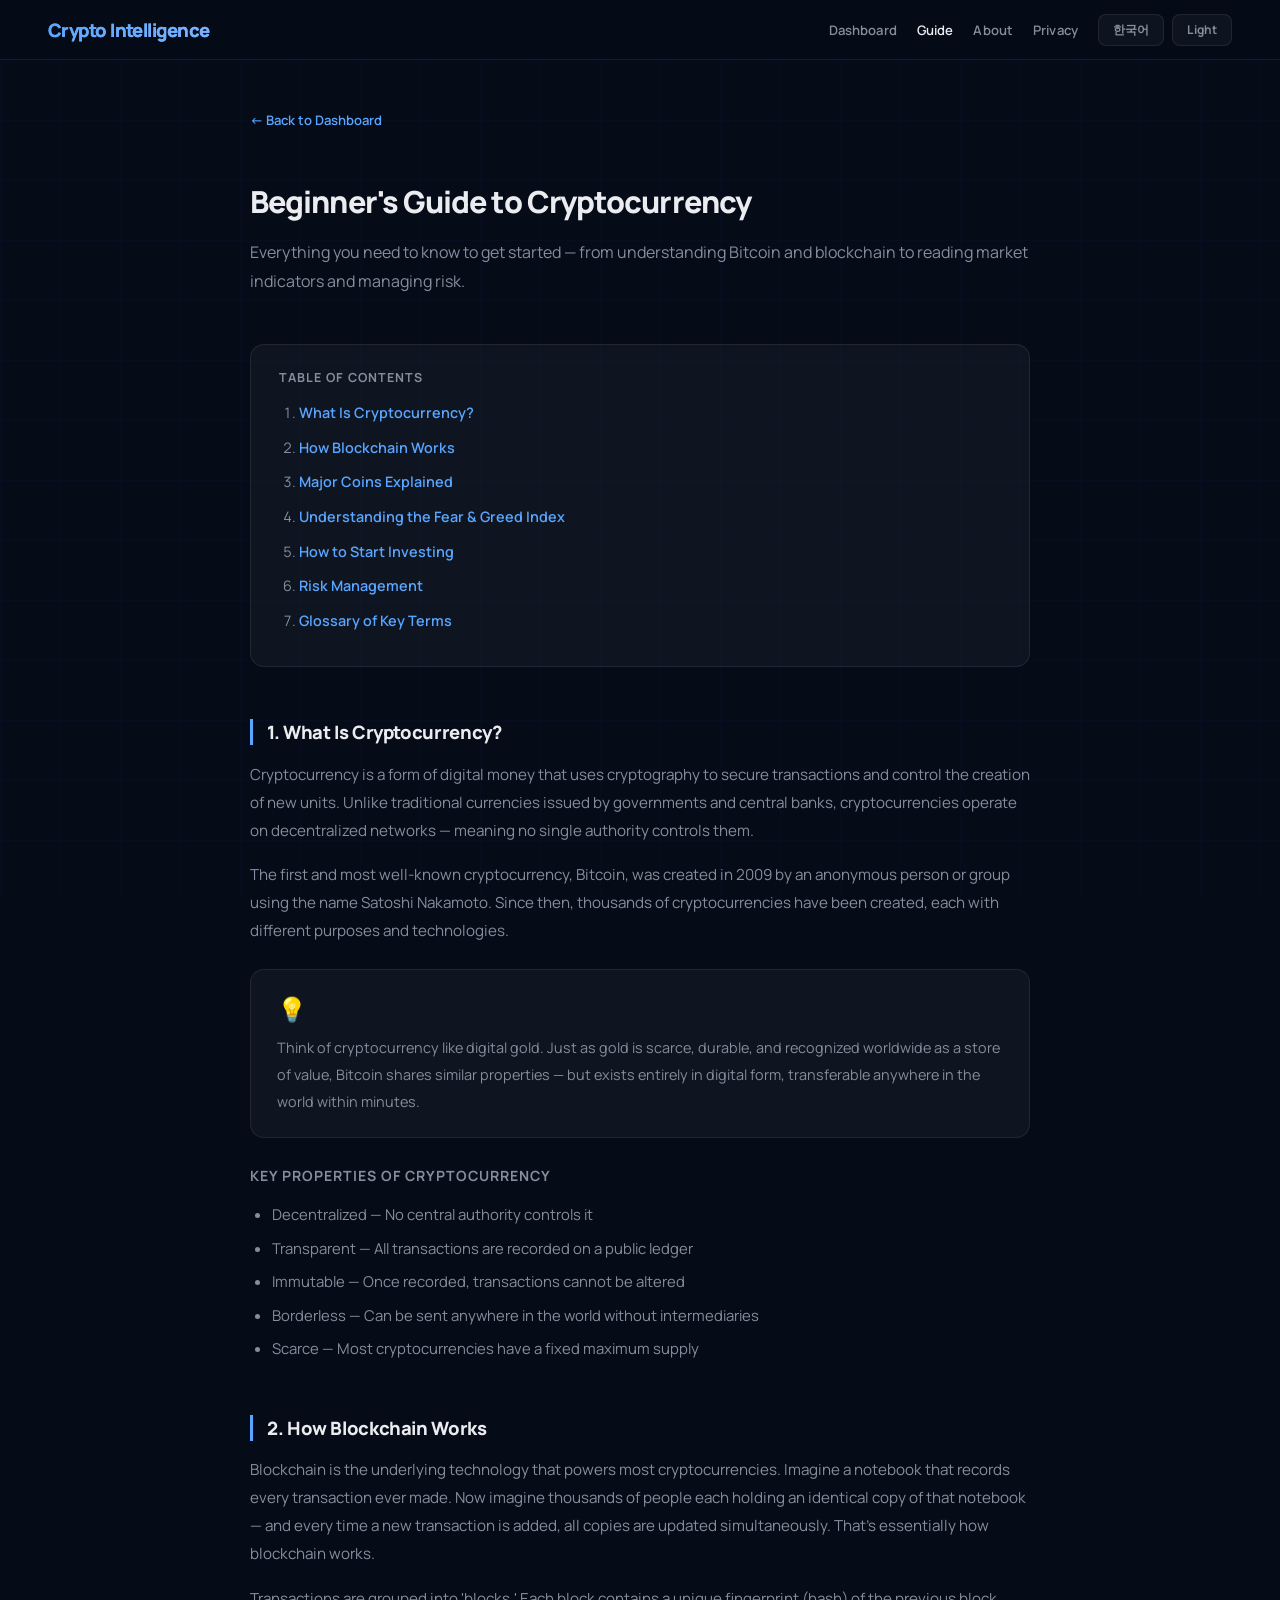
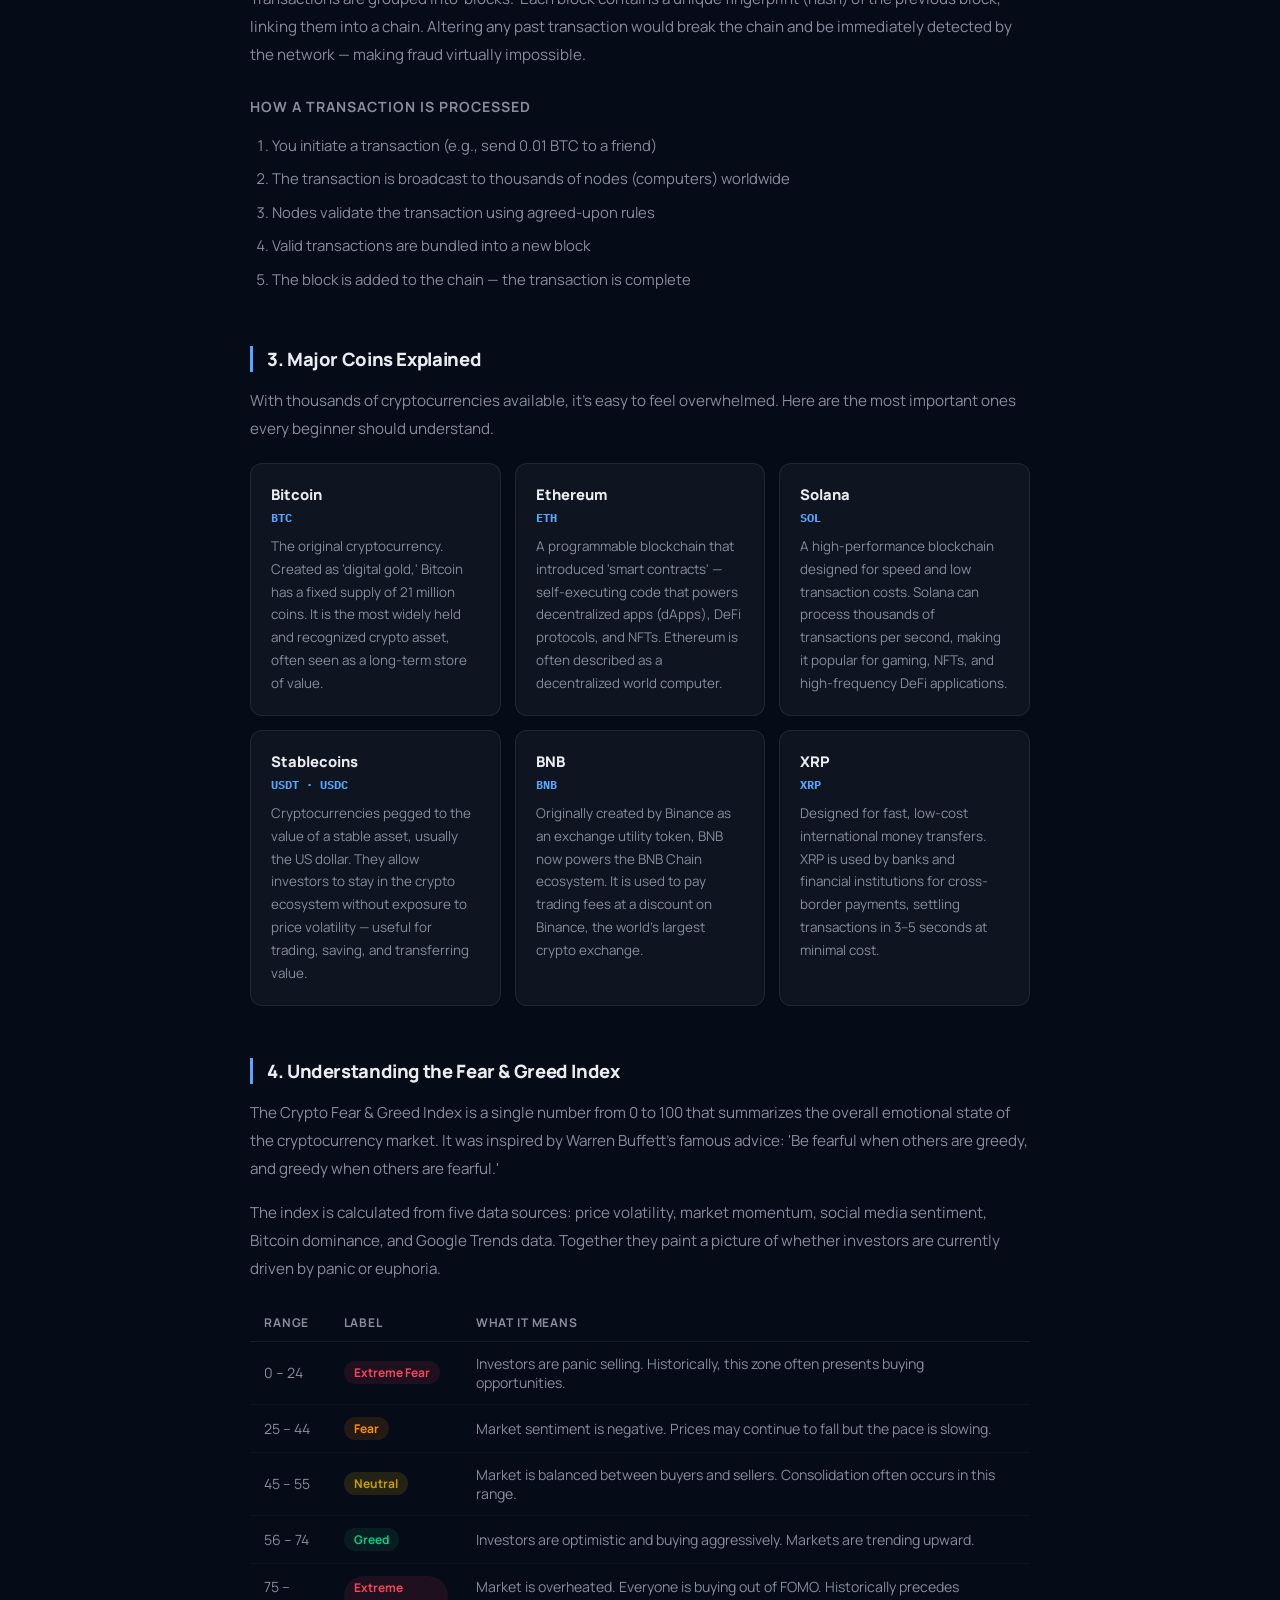
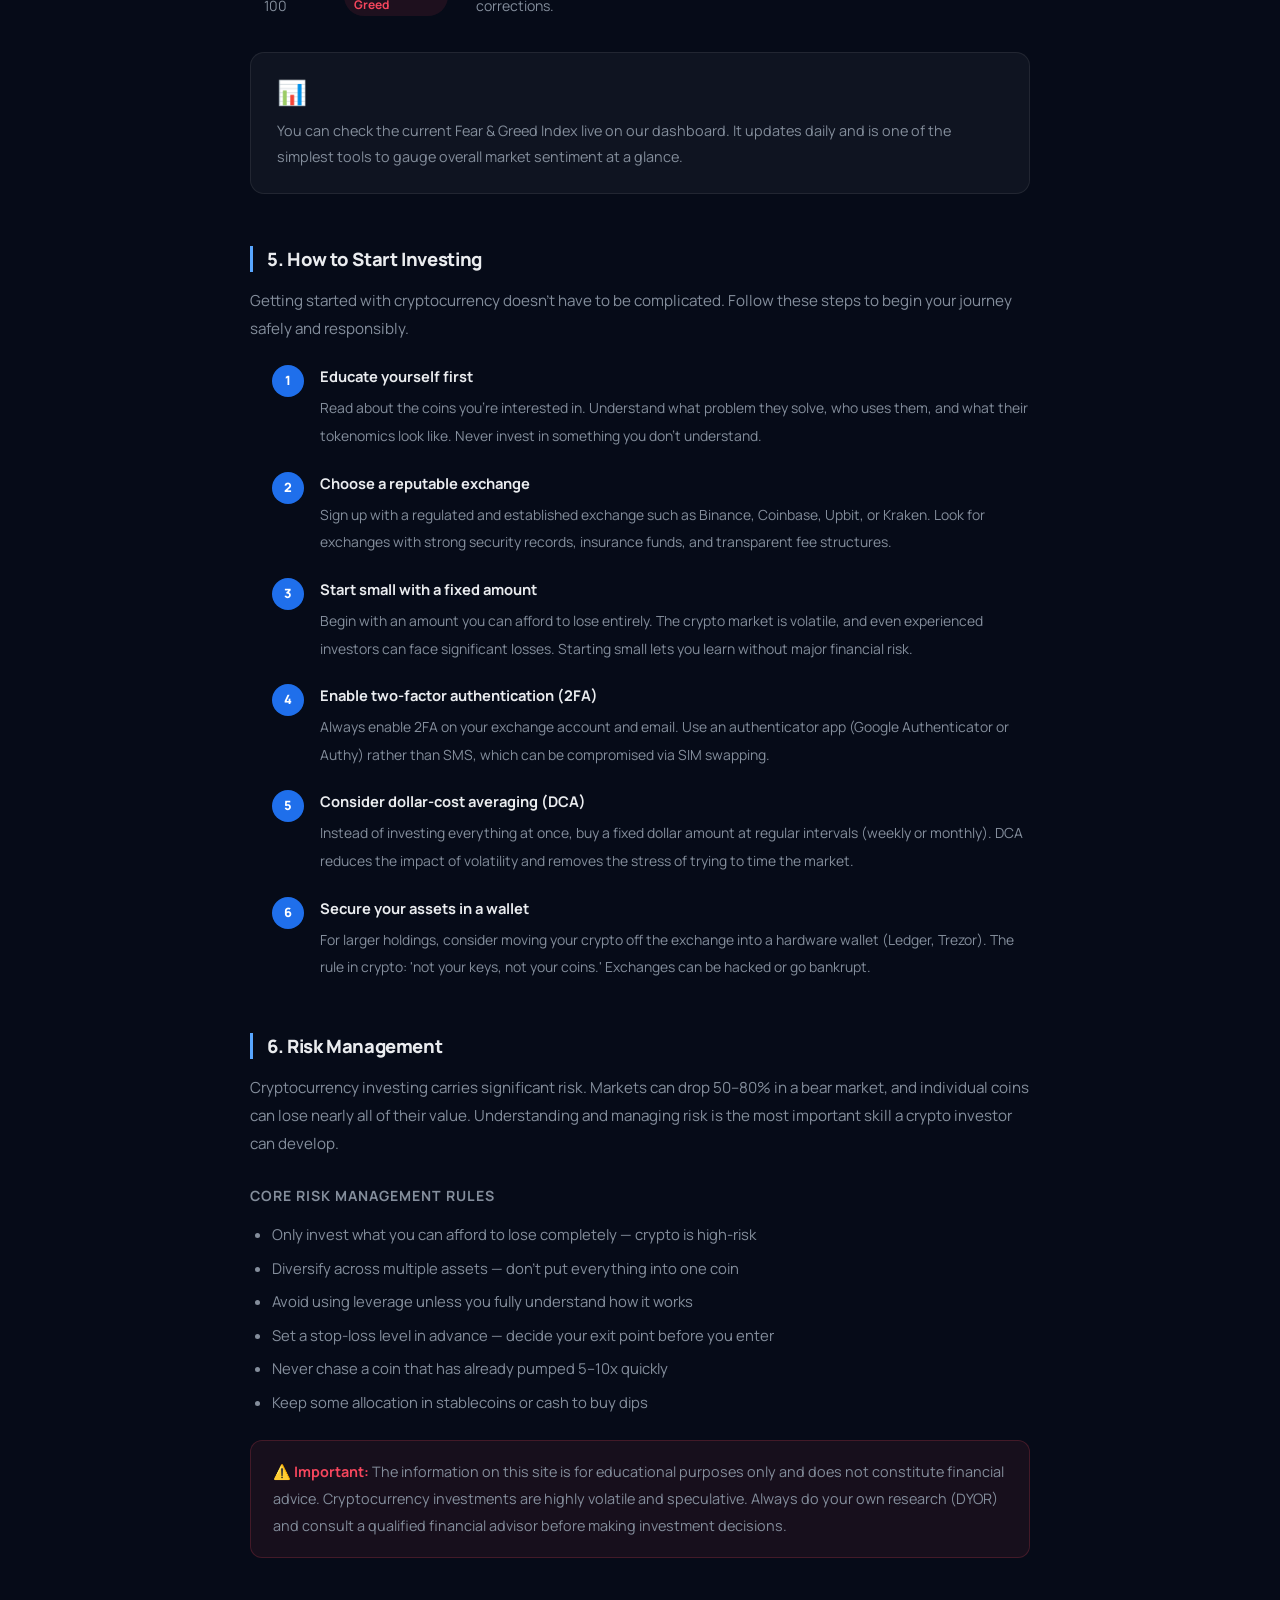
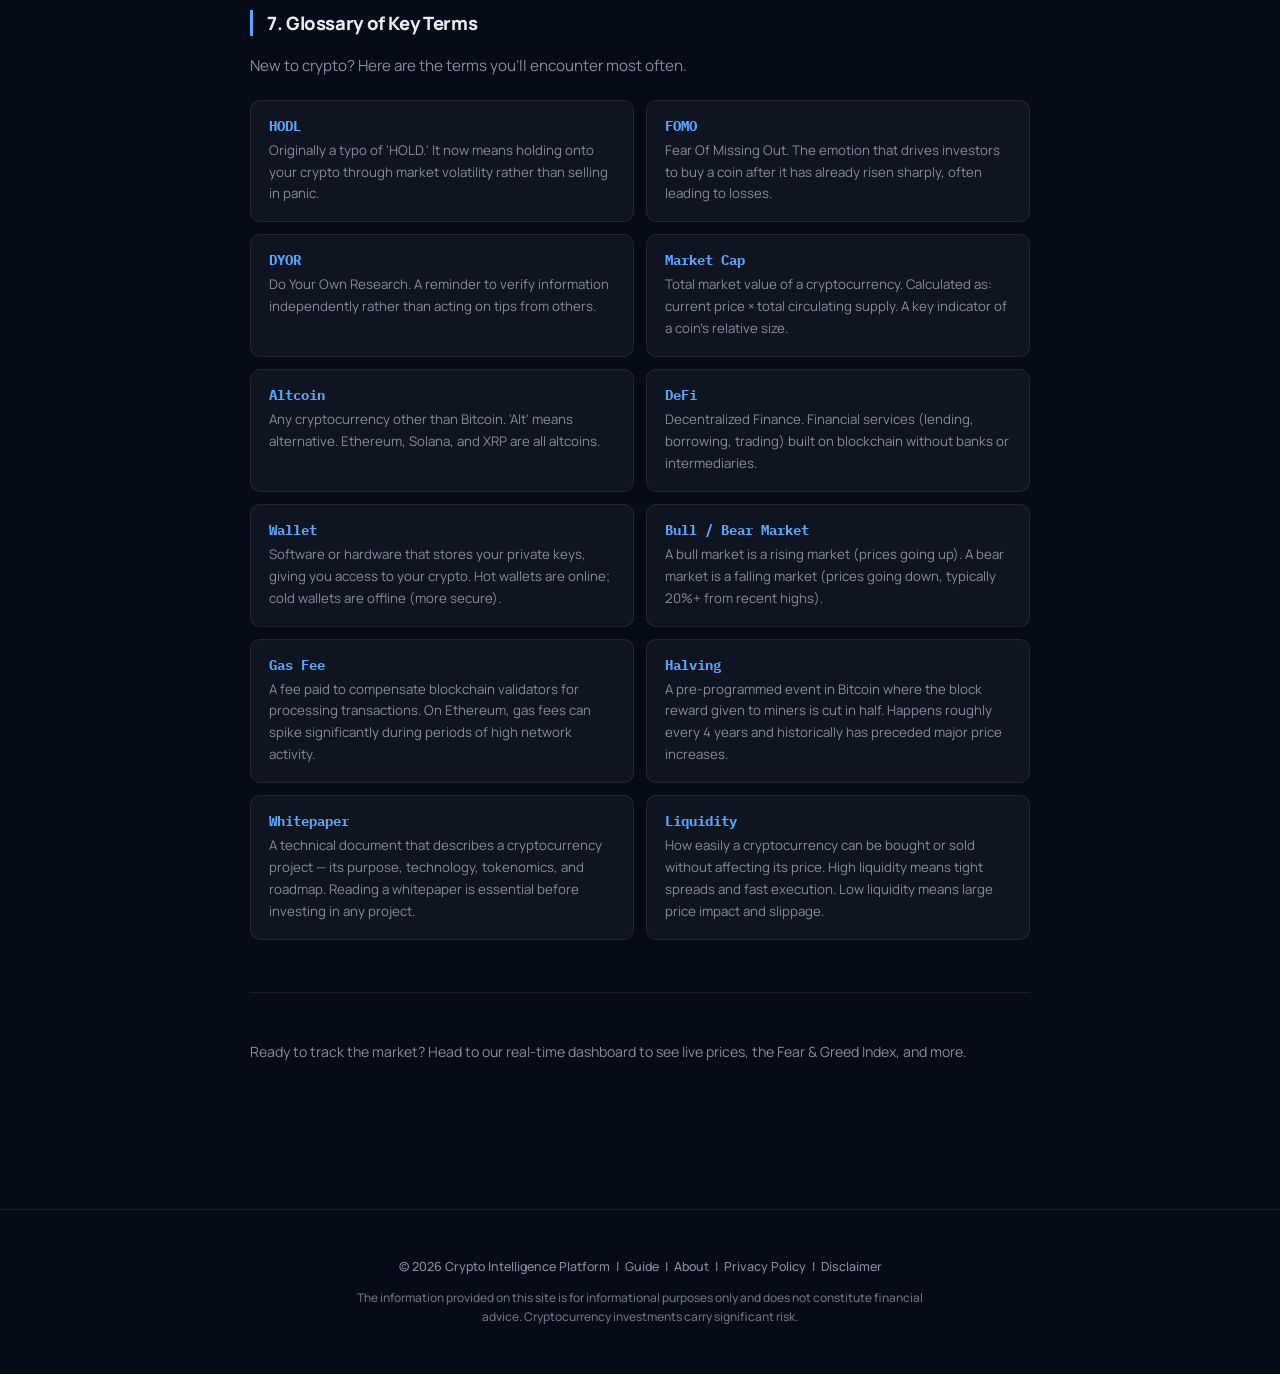
<file: guide.html>
<!DOCTYPE html>
<html lang="en">
<head>
    <meta charset="UTF-8">
    <meta name="viewport" content="width=device-width, initial-scale=1.0">
    <title>Crypto Beginner's Guide – Crypto Intelligence</title>
    <!-- Microsoft Clarity -->
    <script type="text/javascript">
        (function(c,l,a,r,i,t,y){
            c[a]=c[a]||function(){(c[a].q=c[a].q||[]).push(arguments)};
            t=l.createElement(r);t.async=1;t.src="https://www.clarity.ms/tag/"+i;
            y=l.getElementsByTagName(r)[0];y.parentNode.insertBefore(t,y);
        })(window, document, "clarity", "script", "vtynff3po9");
    </script>
    <!-- Google tag (gtag.js) -->
    <script async src="https://www.googletagmanager.com/gtag/js?id=G-L96T4V883V"></script>
    <script>
      window.dataLayer = window.dataLayer || [];
      function gtag(){dataLayer.push(arguments);}
      gtag('js', new Date());
      gtag('config', 'G-L96T4V883V');
    </script>
    <meta name="description" content="A complete beginner's guide to cryptocurrency. Learn what Bitcoin is, how blockchain works, how to read the Fear & Greed Index, and how to start investing safely.">
    <meta name="robots" content="index, follow">
    <meta name="google-adsense-account" content="ca-pub-8986681365997307">
    <script async src="https://pagead2.googlesyndication.com/pagead/js/adsbygoogle.js?client=ca-pub-8986681365997307" crossorigin="anonymous"></script>
    <link rel="preconnect" href="https://fonts.googleapis.com">
    <link rel="preconnect" href="https://fonts.gstatic.com" crossorigin>
    <link rel="stylesheet" href="style.css?v=2.3">
    <style>
        .guide-wrap { max-width: 860px; margin: 48px auto; padding: 0 40px 80px; position: relative; z-index: 1; }
        .guide-wrap h1 { font-size: 1.9rem; font-weight: 800; margin-bottom: 10px; letter-spacing: -0.03em; }
        .guide-wrap .lead { font-size: 1rem; color: var(--text-sub); margin-bottom: 48px; line-height: 1.8; }
        .guide-wrap h2 { font-size: 1.15rem; font-weight: 800; margin: 52px 0 14px; letter-spacing: -0.02em; color: var(--text); border-left: 3px solid var(--accent-2); padding-left: 14px; }
        .guide-wrap h3 { font-size: 0.88rem; font-weight: 700; margin: 28px 0 8px; text-transform: uppercase; letter-spacing: 0.07em; color: var(--text-sub); }
        .guide-wrap p { font-size: 0.95rem; line-height: 1.85; color: var(--text-sub); margin-bottom: 16px; }
        .guide-wrap ul, .guide-wrap ol { padding-left: 22px; margin-bottom: 16px; }
        .guide-wrap li { font-size: 0.93rem; line-height: 1.85; color: var(--text-sub); margin-bottom: 6px; }
        .guide-wrap a { color: var(--accent-2); text-decoration: none; }
        .guide-wrap a:hover { text-decoration: underline; }
        .back-link { display: inline-flex; align-items: center; gap: 6px; color: var(--text-sub); font-size: 0.82rem; font-weight: 600; text-decoration: none; margin-bottom: 32px; transition: color 0.15s; }
        .back-link:hover { color: var(--accent-2); text-decoration: none; }

        .toc { background: var(--glass); border: 1px solid var(--glass-border); border-radius: 14px; padding: 24px 28px; margin-bottom: 48px; }
        .toc-title { font-size: 0.78rem; font-weight: 700; text-transform: uppercase; letter-spacing: 0.08em; color: var(--text-sub); margin-bottom: 14px; }
        .toc ol { margin: 0; padding-left: 20px; }
        .toc li { font-size: 0.9rem; margin-bottom: 8px; }
        .toc a { color: var(--accent-2); text-decoration: none; font-weight: 600; }
        .toc a:hover { text-decoration: underline; }

        .info-card { background: var(--glass); border: 1px solid var(--glass-border); border-radius: 14px; padding: 22px 26px; margin: 24px 0; }
        .info-card .icon { font-size: 1.5rem; margin-bottom: 10px; }
        .info-card p { margin: 0; font-size: 0.9rem; }

        .coin-grid { display: grid; grid-template-columns: repeat(auto-fit, minmax(240px, 1fr)); gap: 14px; margin: 20px 0; }
        .coin-card { background: var(--glass); border: 1px solid var(--glass-border); border-radius: 12px; padding: 20px; }
        .coin-card .coin-name { font-size: 0.92rem; font-weight: 800; margin-bottom: 6px; color: var(--text); }
        .coin-card .coin-symbol { font-size: 0.75rem; font-weight: 700; color: var(--accent-2); margin-bottom: 10px; font-family: 'IBM Plex Mono', monospace; }
        .coin-card p { font-size: 0.84rem; margin: 0; line-height: 1.7; }

        .fng-table { width: 100%; border-collapse: collapse; margin: 20px 0; font-size: 0.88rem; }
        .fng-table th { text-align: left; padding: 10px 14px; font-size: 0.75rem; text-transform: uppercase; letter-spacing: 0.07em; color: var(--text-sub); border-bottom: 1px solid var(--border); }
        .fng-table td { padding: 12px 14px; border-bottom: 1px solid var(--row-border); color: var(--text-sub); }
        .fng-table tr:last-child td { border-bottom: none; }
        .badge { display: inline-block; padding: 3px 10px; border-radius: 20px; font-size: 0.75rem; font-weight: 700; }
        .badge-red { background: var(--down-bg); color: var(--down); }
        .badge-orange { background: rgba(255,140,0,0.12); color: #ff8c00; }
        .badge-yellow { background: rgba(255,200,0,0.12); color: #c8a000; }
        .badge-green { background: var(--up-bg); color: var(--up); }

        .step-list { counter-reset: step; list-style: none; padding: 0; margin: 20px 0; }
        .step-list li { counter-increment: step; display: flex; gap: 16px; align-items: flex-start; margin-bottom: 20px; }
        .step-list li::before { content: counter(step); min-width: 32px; height: 32px; border-radius: 50%; background: var(--accent); color: #fff; font-size: 0.8rem; font-weight: 800; display: flex; align-items: center; justify-content: center; flex-shrink: 0; margin-top: 2px; }
        .step-content { flex: 1; }
        .step-content strong { display: block; font-size: 0.92rem; color: var(--text); margin-bottom: 4px; }
        .step-content span { font-size: 0.87rem; color: var(--text-sub); line-height: 1.7; }

        .warning-box { background: rgba(246,70,93,0.07); border: 1px solid rgba(246,70,93,0.2); border-radius: 12px; padding: 18px 22px; margin: 24px 0; }
        .warning-box p { margin: 0; font-size: 0.9rem; color: var(--text-sub); }
        .warning-box strong { color: var(--down); }

        .glossary-grid { display: grid; grid-template-columns: repeat(auto-fit, minmax(280px, 1fr)); gap: 12px; margin: 20px 0; }
        .glossary-item { background: var(--glass); border: 1px solid var(--glass-border); border-radius: 10px; padding: 16px 18px; }
        .glossary-item .term { font-size: 0.85rem; font-weight: 800; color: var(--accent-2); margin-bottom: 5px; font-family: 'IBM Plex Mono', monospace; }
        .glossary-item .def { font-size: 0.83rem; color: var(--text-sub); line-height: 1.65; }

        @media (max-width: 768px) { .guide-wrap { padding: 0 20px 60px; } .guide-wrap h1 { font-size: 1.4rem; } }
    </style>
</head>
<body>
    <header>
        <h1 style="font-size:1.15rem;font-weight:800;letter-spacing:-0.03em;background:linear-gradient(135deg,#58a6ff 0%,#7bb3ff 100%);-webkit-background-clip:text;-webkit-text-fill-color:transparent;background-clip:text;margin:0">
            <a href="index.html" style="text-decoration:none;background:inherit;-webkit-background-clip:text;-webkit-text-fill-color:transparent;background-clip:text">Crypto Intelligence</a>
        </h1>
        <nav id="main-nav">
            <a href="index.html" class="nav-link" data-en="Dashboard" data-ko="대시보드">Dashboard</a>
            <a href="guide.html" class="nav-link" style="color:var(--text)" data-en="Guide" data-ko="가이드">Guide</a>
            <a href="about.html" class="nav-link" data-en="About" data-ko="소개">About</a>
            <a href="privacy.html" class="nav-link" data-en="Privacy" data-ko="개인정보">Privacy</a>
        </nav>
        <div class="header-controls">
            <button id="lang-toggle" onclick="toggleLang()">한국어</button>
            <button id="theme-toggle" onclick="toggleTheme()">Light</button>
        </div>
    </header>

    <div class="guide-wrap">
        <a href="index.html" class="back-link" data-en="← Back to Dashboard" data-ko="← 대시보드로 돌아가기">← Back to Dashboard</a>

        <h1 data-en="Beginner's Guide to Cryptocurrency" data-ko="암호화폐 입문 가이드">Beginner's Guide to Cryptocurrency</h1>
        <p class="lead" data-en="Everything you need to know to get started — from understanding Bitcoin and blockchain to reading market indicators and managing risk." data-ko="비트코인과 블록체인 이해부터 시장 지표 읽는 법, 리스크 관리까지 — 암호화폐를 시작하기 위해 알아야 할 모든 것.">Everything you need to know to get started — from understanding Bitcoin and blockchain to reading market indicators and managing risk.</p>

        <!-- Table of Contents -->
        <div class="toc">
            <div class="toc-title" data-en="Table of Contents" data-ko="목차">Table of Contents</div>
            <ol>
                <li><a href="#what-is-crypto" data-en="What Is Cryptocurrency?" data-ko="암호화폐란 무엇인가?">What Is Cryptocurrency?</a></li>
                <li><a href="#blockchain" data-en="How Blockchain Works" data-ko="블록체인의 원리">How Blockchain Works</a></li>
                <li><a href="#major-coins" data-en="Major Coins Explained" data-ko="주요 코인 소개">Major Coins Explained</a></li>
                <li><a href="#fear-greed" data-en="Understanding the Fear & Greed Index" data-ko="공포·탐욕 지수 이해하기">Understanding the Fear & Greed Index</a></li>
                <li><a href="#how-to-start" data-en="How to Start Investing" data-ko="투자 시작하는 방법">How to Start Investing</a></li>
                <li><a href="#risk" data-en="Risk Management" data-ko="리스크 관리">Risk Management</a></li>
                <li><a href="#glossary" data-en="Glossary of Key Terms" data-ko="핵심 용어 사전">Glossary of Key Terms</a></li>
            </ol>
        </div>

        <!-- Section 1 -->
        <h2 id="what-is-crypto" data-en="1. What Is Cryptocurrency?" data-ko="1. 암호화폐란 무엇인가?">1. What Is Cryptocurrency?</h2>
        <p data-en="Cryptocurrency is a form of digital money that uses cryptography to secure transactions and control the creation of new units. Unlike traditional currencies issued by governments and central banks, cryptocurrencies operate on decentralized networks — meaning no single authority controls them." data-ko="암호화폐는 암호화 기술을 사용해 거래를 보호하고 새 화폐 발행을 통제하는 디지털 화폐입니다. 정부나 중앙은행이 발행하는 전통 화폐와 달리, 암호화폐는 탈중앙화된 네트워크에서 운영됩니다. 즉, 어떤 단일 기관도 이를 통제하지 않습니다.">Cryptocurrency is a form of digital money that uses cryptography to secure transactions and control the creation of new units. Unlike traditional currencies issued by governments and central banks, cryptocurrencies operate on decentralized networks — meaning no single authority controls them.</p>
        <p data-en="The first and most well-known cryptocurrency, Bitcoin, was created in 2009 by an anonymous person or group using the name Satoshi Nakamoto. Since then, thousands of cryptocurrencies have been created, each with different purposes and technologies." data-ko="최초이자 가장 잘 알려진 암호화폐인 비트코인은 2009년 사토시 나카모토라는 익명의 인물 또는 그룹에 의해 만들어졌습니다. 그 이후 수천 개의 암호화폐가 각기 다른 목적과 기술을 갖고 등장했습니다.">The first and most well-known cryptocurrency, Bitcoin, was created in 2009 by an anonymous person or group using the name Satoshi Nakamoto. Since then, thousands of cryptocurrencies have been created, each with different purposes and technologies.</p>

        <div class="info-card">
            <div class="icon">💡</div>
            <p data-en="Think of cryptocurrency like digital gold. Just as gold is scarce, durable, and recognized worldwide as a store of value, Bitcoin shares similar properties — but exists entirely in digital form, transferable anywhere in the world within minutes." data-ko="암호화폐를 디지털 금이라고 생각해보세요. 금이 희소하고 내구성이 있으며 전 세계적으로 가치 저장 수단으로 인정받듯이, 비트코인도 유사한 특성을 지닙니다. 다만 완전히 디지털 형태로 존재하며, 전 세계 어디로든 수 분 내에 전송할 수 있습니다.">Think of cryptocurrency like digital gold. Just as gold is scarce, durable, and recognized worldwide as a store of value, Bitcoin shares similar properties — but exists entirely in digital form, transferable anywhere in the world within minutes.</p>
        </div>

        <h3 data-en="Key Properties of Cryptocurrency" data-ko="암호화폐의 주요 특성">Key Properties of Cryptocurrency</h3>
        <ul>
            <li data-en="Decentralized — No central authority controls it" data-ko="탈중앙화 — 어떤 중앙 기관도 통제하지 않음">Decentralized — No central authority controls it</li>
            <li data-en="Transparent — All transactions are recorded on a public ledger" data-ko="투명성 — 모든 거래가 공개 장부에 기록됨">Transparent — All transactions are recorded on a public ledger</li>
            <li data-en="Immutable — Once recorded, transactions cannot be altered" data-ko="불변성 — 한 번 기록된 거래는 수정 불가">Immutable — Once recorded, transactions cannot be altered</li>
            <li data-en="Borderless — Can be sent anywhere in the world without intermediaries" data-ko="경계 없음 — 중간 기관 없이 전 세계 어디든 전송 가능">Borderless — Can be sent anywhere in the world without intermediaries</li>
            <li data-en="Scarce — Most cryptocurrencies have a fixed maximum supply" data-ko="희소성 — 대부분의 암호화폐는 최대 발행량이 고정됨">Scarce — Most cryptocurrencies have a fixed maximum supply</li>
        </ul>

        <!-- Section 2 -->
        <h2 id="blockchain" data-en="2. How Blockchain Works" data-ko="2. 블록체인의 원리">2. How Blockchain Works</h2>
        <p data-en="Blockchain is the underlying technology that powers most cryptocurrencies. Imagine a notebook that records every transaction ever made. Now imagine thousands of people each holding an identical copy of that notebook — and every time a new transaction is added, all copies are updated simultaneously. That's essentially how blockchain works." data-ko="블록체인은 대부분의 암호화폐를 지탱하는 핵심 기술입니다. 모든 거래 내역이 기록된 노트를 상상해보세요. 이제 수천 명이 각자 동일한 노트 사본을 갖고 있고, 새 거래가 추가될 때마다 모든 사본이 동시에 업데이트된다고 상상해보세요. 이것이 바로 블록체인의 작동 방식입니다.">Blockchain is the underlying technology that powers most cryptocurrencies. Imagine a notebook that records every transaction ever made. Now imagine thousands of people each holding an identical copy of that notebook — and every time a new transaction is added, all copies are updated simultaneously. That's essentially how blockchain works.</p>
        <p data-en="Transactions are grouped into 'blocks.' Each block contains a unique fingerprint (hash) of the previous block, linking them into a chain. Altering any past transaction would break the chain and be immediately detected by the network — making fraud virtually impossible." data-ko="거래들은 '블록'으로 묶입니다. 각 블록에는 이전 블록의 고유 지문(해시)이 포함되어 체인을 형성합니다. 과거 거래를 수정하면 체인이 끊기고 네트워크에 즉시 감지되어 사실상 위조가 불가능합니다.">Transactions are grouped into 'blocks.' Each block contains a unique fingerprint (hash) of the previous block, linking them into a chain. Altering any past transaction would break the chain and be immediately detected by the network — making fraud virtually impossible.</p>

        <h3 data-en="How a Transaction Is Processed" data-ko="거래가 처리되는 과정">How a Transaction Is Processed</h3>
        <ol>
            <li data-en="You initiate a transaction (e.g., send 0.01 BTC to a friend)" data-ko="거래 시작 (예: 친구에게 0.01 BTC 전송)">You initiate a transaction (e.g., send 0.01 BTC to a friend)</li>
            <li data-en="The transaction is broadcast to thousands of nodes (computers) worldwide" data-ko="거래가 전 세계 수천 개의 노드(컴퓨터)에 전파됨">The transaction is broadcast to thousands of nodes (computers) worldwide</li>
            <li data-en="Nodes validate the transaction using agreed-upon rules" data-ko="노드들이 합의된 규칙으로 거래를 검증">Nodes validate the transaction using agreed-upon rules</li>
            <li data-en="Valid transactions are bundled into a new block" data-ko="유효한 거래들이 새 블록으로 묶임">Valid transactions are bundled into a new block</li>
            <li data-en="The block is added to the chain — the transaction is complete" data-ko="블록이 체인에 추가되어 거래 완료">The block is added to the chain — the transaction is complete</li>
        </ol>

        <!-- Section 3 -->
        <h2 id="major-coins" data-en="3. Major Coins Explained" data-ko="3. 주요 코인 소개">3. Major Coins Explained</h2>
        <p data-en="With thousands of cryptocurrencies available, it's easy to feel overwhelmed. Here are the most important ones every beginner should understand." data-ko="수천 개의 암호화폐가 있어 처음엔 막막할 수 있습니다. 초보자라면 꼭 알아야 할 주요 코인들을 소개합니다.">With thousands of cryptocurrencies available, it's easy to feel overwhelmed. Here are the most important ones every beginner should understand.</p>

        <div class="coin-grid">
            <div class="coin-card">
                <div class="coin-name" data-en="Bitcoin" data-ko="비트코인">Bitcoin</div>
                <div class="coin-symbol">BTC</div>
                <p data-en="The original cryptocurrency. Created as 'digital gold,' Bitcoin has a fixed supply of 21 million coins. It is the most widely held and recognized crypto asset, often seen as a long-term store of value." data-ko="최초의 암호화폐. '디지털 금'으로 설계된 비트코인은 2,100만 개로 발행량이 고정되어 있습니다. 가장 널리 보유되고 인정받는 암호화폐 자산으로 장기 가치 저장 수단으로 여겨집니다.">The original cryptocurrency. Created as 'digital gold,' Bitcoin has a fixed supply of 21 million coins. It is the most widely held and recognized crypto asset, often seen as a long-term store of value.</p>
            </div>
            <div class="coin-card">
                <div class="coin-name" data-en="Ethereum" data-ko="이더리움">Ethereum</div>
                <div class="coin-symbol">ETH</div>
                <p data-en="A programmable blockchain that introduced 'smart contracts' — self-executing code that powers decentralized apps (dApps), DeFi protocols, and NFTs. Ethereum is often described as a decentralized world computer." data-ko="'스마트 컨트랙트'를 도입한 프로그래밍 가능한 블록체인으로, 탈중앙화 앱(dApp), DeFi 프로토콜, NFT를 구동합니다. 이더리움은 종종 탈중앙화된 세계 컴퓨터로 불립니다.">A programmable blockchain that introduced 'smart contracts' — self-executing code that powers decentralized apps (dApps), DeFi protocols, and NFTs. Ethereum is often described as a decentralized world computer.</p>
            </div>
            <div class="coin-card">
                <div class="coin-name" data-en="Solana" data-ko="솔라나">Solana</div>
                <div class="coin-symbol">SOL</div>
                <p data-en="A high-performance blockchain designed for speed and low transaction costs. Solana can process thousands of transactions per second, making it popular for gaming, NFTs, and high-frequency DeFi applications." data-ko="속도와 낮은 수수료를 위해 설계된 고성능 블록체인. 초당 수천 건의 거래를 처리할 수 있어 게임, NFT, 고빈도 DeFi 앱에서 인기가 높습니다.">A high-performance blockchain designed for speed and low transaction costs. Solana can process thousands of transactions per second, making it popular for gaming, NFTs, and high-frequency DeFi applications.</p>
            </div>
            <div class="coin-card">
                <div class="coin-name" data-en="Stablecoins" data-ko="스테이블코인">Stablecoins</div>
                <div class="coin-symbol">USDT · USDC</div>
                <p data-en="Cryptocurrencies pegged to the value of a stable asset, usually the US dollar. They allow investors to stay in the crypto ecosystem without exposure to price volatility — useful for trading, saving, and transferring value." data-ko="미국 달러 등 안정적인 자산에 가치가 고정된 암호화폐. 가격 변동성 없이 암호화폐 생태계에 머물 수 있어 거래, 저축, 자산 이동에 유용합니다.">Cryptocurrencies pegged to the value of a stable asset, usually the US dollar. They allow investors to stay in the crypto ecosystem without exposure to price volatility — useful for trading, saving, and transferring value.</p>
            </div>
            <div class="coin-card">
                <div class="coin-name" data-en="BNB" data-ko="BNB">BNB</div>
                <div class="coin-symbol">BNB</div>
                <p data-en="Originally created by Binance as an exchange utility token, BNB now powers the BNB Chain ecosystem. It is used to pay trading fees at a discount on Binance, the world's largest crypto exchange." data-ko="처음엔 바이낸스의 거래소 유틸리티 토큰으로 만들어졌으나, 이제는 BNB 체인 생태계를 구동합니다. 세계 최대 거래소 바이낸스에서 거래 수수료 할인에 사용됩니다.">Originally created by Binance as an exchange utility token, BNB now powers the BNB Chain ecosystem. It is used to pay trading fees at a discount on Binance, the world's largest crypto exchange.</p>
            </div>
            <div class="coin-card">
                <div class="coin-name" data-en="XRP" data-ko="XRP">XRP</div>
                <div class="coin-symbol">XRP</div>
                <p data-en="Designed for fast, low-cost international money transfers. XRP is used by banks and financial institutions for cross-border payments, settling transactions in 3–5 seconds at minimal cost." data-ko="빠르고 저렴한 국제 송금을 위해 설계되었습니다. 은행과 금융 기관이 국가 간 결제에 활용하며, 거래를 3~5초 내 최소 비용으로 처리합니다.">Designed for fast, low-cost international money transfers. XRP is used by banks and financial institutions for cross-border payments, settling transactions in 3–5 seconds at minimal cost.</p>
            </div>
        </div>

        <!-- Section 4 -->
        <h2 id="fear-greed" data-en="4. Understanding the Fear & Greed Index" data-ko="4. 공포·탐욕 지수 이해하기">4. Understanding the Fear & Greed Index</h2>
        <p data-en="The Crypto Fear & Greed Index is a single number from 0 to 100 that summarizes the overall emotional state of the cryptocurrency market. It was inspired by Warren Buffett's famous advice: 'Be fearful when others are greedy, and greedy when others are fearful.'" data-ko="암호화폐 공포·탐욕 지수는 0에서 100 사이의 단일 숫자로 암호화폐 시장의 전반적인 감정 상태를 나타냅니다. 워렌 버핏의 유명한 조언에서 영감을 받았습니다: '남들이 탐욕스러울 때 두려워하고, 남들이 두려워할 때 탐욕스러워져라.'">The Crypto Fear & Greed Index is a single number from 0 to 100 that summarizes the overall emotional state of the cryptocurrency market. It was inspired by Warren Buffett's famous advice: 'Be fearful when others are greedy, and greedy when others are fearful.'</p>
        <p data-en="The index is calculated from five data sources: price volatility, market momentum, social media sentiment, Bitcoin dominance, and Google Trends data. Together they paint a picture of whether investors are currently driven by panic or euphoria." data-ko="이 지수는 가격 변동성, 시장 모멘텀, 소셜 미디어 감정, 비트코인 점유율, 구글 트렌드 데이터 등 5가지 소스로 계산됩니다. 이를 통해 투자자들이 현재 공황 상태인지 열광 상태인지를 파악할 수 있습니다.">The index is calculated from five data sources: price volatility, market momentum, social media sentiment, Bitcoin dominance, and Google Trends data. Together they paint a picture of whether investors are currently driven by panic or euphoria.</p>

        <table class="fng-table">
            <thead>
                <tr>
                    <th data-en="Range" data-ko="범위">Range</th>
                    <th data-en="Label" data-ko="상태">Label</th>
                    <th data-en="What It Means" data-ko="의미">What It Means</th>
                </tr>
            </thead>
            <tbody>
                <tr>
                    <td>0 – 24</td>
                    <td><span class="badge badge-red" data-en="Extreme Fear" data-ko="극도의 공포">Extreme Fear</span></td>
                    <td data-en="Investors are panic selling. Historically, this zone often presents buying opportunities." data-ko="투자자들이 패닉 매도 중. 역사적으로 이 구간은 매수 기회를 제공하는 경우가 많습니다.">Investors are panic selling. Historically, this zone often presents buying opportunities.</td>
                </tr>
                <tr>
                    <td>25 – 44</td>
                    <td><span class="badge badge-orange" data-en="Fear" data-ko="공포">Fear</span></td>
                    <td data-en="Market sentiment is negative. Prices may continue to fall but the pace is slowing." data-ko="시장 심리가 부정적입니다. 가격이 계속 하락할 수 있지만 속도는 둔화되고 있습니다.">Market sentiment is negative. Prices may continue to fall but the pace is slowing.</td>
                </tr>
                <tr>
                    <td>45 – 55</td>
                    <td><span class="badge badge-yellow" data-en="Neutral" data-ko="중립">Neutral</span></td>
                    <td data-en="Market is balanced between buyers and sellers. Consolidation often occurs in this range." data-ko="매수·매도 세력이 균형을 이루고 있습니다. 이 구간에서 횡보가 자주 나타납니다.">Market is balanced between buyers and sellers. Consolidation often occurs in this range.</td>
                </tr>
                <tr>
                    <td>56 – 74</td>
                    <td><span class="badge badge-green" data-en="Greed" data-ko="탐욕">Greed</span></td>
                    <td data-en="Investors are optimistic and buying aggressively. Markets are trending upward." data-ko="투자자들이 낙관적이며 공격적으로 매수 중. 시장이 상승 추세입니다.">Investors are optimistic and buying aggressively. Markets are trending upward.</td>
                </tr>
                <tr>
                    <td>75 – 100</td>
                    <td><span class="badge badge-red" data-en="Extreme Greed" data-ko="극도의 탐욕">Extreme Greed</span></td>
                    <td data-en="Market is overheated. Everyone is buying out of FOMO. Historically precedes corrections." data-ko="시장이 과열되어 있습니다. FOMO로 모두가 매수 중. 역사적으로 조정이 선행하는 경우가 많습니다.">Market is overheated. Everyone is buying out of FOMO. Historically precedes corrections.</td>
                </tr>
            </tbody>
        </table>

        <div class="info-card">
            <div class="icon">📊</div>
            <p data-en="You can check the current Fear & Greed Index live on our dashboard. It updates daily and is one of the simplest tools to gauge overall market sentiment at a glance." data-ko="현재 공포·탐욕 지수는 저희 대시보드에서 실시간으로 확인할 수 있습니다. 매일 업데이트되며, 전반적인 시장 심리를 한눈에 파악하는 가장 간단한 도구 중 하나입니다.">You can check the current Fear & Greed Index live on our <a href="index.html">dashboard</a>. It updates daily and is one of the simplest tools to gauge overall market sentiment at a glance.</p>
        </div>

        <!-- Section 5 -->
        <h2 id="how-to-start" data-en="5. How to Start Investing" data-ko="5. 투자 시작하는 방법">5. How to Start Investing</h2>
        <p data-en="Getting started with cryptocurrency doesn't have to be complicated. Follow these steps to begin your journey safely and responsibly." data-ko="암호화폐 투자를 시작하는 것이 복잡할 필요는 없습니다. 아래 단계를 따라 안전하고 책임감 있게 시작해보세요.">Getting started with cryptocurrency doesn't have to be complicated. Follow these steps to begin your journey safely and responsibly.</p>

        <ol class="step-list">
            <li>
                <div class="step-content">
                    <strong data-en="Educate yourself first" data-ko="먼저 공부하기">Educate yourself first</strong>
                    <span data-en="Read about the coins you're interested in. Understand what problem they solve, who uses them, and what their tokenomics look like. Never invest in something you don't understand." data-ko="관심 있는 코인에 대해 공부하세요. 어떤 문제를 해결하는지, 누가 사용하는지, 토큰 경제 구조가 어떤지 이해하세요. 이해하지 못하는 것에는 투자하지 마세요.">Read about the coins you're interested in. Understand what problem they solve, who uses them, and what their tokenomics look like. Never invest in something you don't understand.</span>
                </div>
            </li>
            <li>
                <div class="step-content">
                    <strong data-en="Choose a reputable exchange" data-ko="신뢰할 수 있는 거래소 선택">Choose a reputable exchange</strong>
                    <span data-en="Sign up with a regulated and established exchange such as Binance, Coinbase, Upbit, or Kraken. Look for exchanges with strong security records, insurance funds, and transparent fee structures." data-ko="Binance, Coinbase, Upbit, Kraken 등 규제를 받는 검증된 거래소에 가입하세요. 강력한 보안 이력, 보험 기금, 투명한 수수료 구조를 갖춘 거래소를 선택하세요.">Sign up with a regulated and established exchange such as Binance, Coinbase, Upbit, or Kraken. Look for exchanges with strong security records, insurance funds, and transparent fee structures.</span>
                </div>
            </li>
            <li>
                <div class="step-content">
                    <strong data-en="Start small with a fixed amount" data-ko="소액으로 시작하기">Start small with a fixed amount</strong>
                    <span data-en="Begin with an amount you can afford to lose entirely. The crypto market is volatile, and even experienced investors can face significant losses. Starting small lets you learn without major financial risk." data-ko="전액 손실되어도 감당할 수 있는 금액으로 시작하세요. 암호화폐 시장은 변동성이 높고 경험 많은 투자자도 큰 손실을 볼 수 있습니다. 소액으로 시작하면 큰 재정적 위험 없이 배울 수 있습니다.">Begin with an amount you can afford to lose entirely. The crypto market is volatile, and even experienced investors can face significant losses. Starting small lets you learn without major financial risk.</span>
                </div>
            </li>
            <li>
                <div class="step-content">
                    <strong data-en="Enable two-factor authentication (2FA)" data-ko="이중 인증(2FA) 활성화">Enable two-factor authentication (2FA)</strong>
                    <span data-en="Always enable 2FA on your exchange account and email. Use an authenticator app (Google Authenticator or Authy) rather than SMS, which can be compromised via SIM swapping." data-ko="거래소 계정과 이메일에 반드시 2FA를 활성화하세요. SIM 스와핑에 취약한 SMS 대신 인증기 앱(Google Authenticator 또는 Authy)을 사용하세요.">Always enable 2FA on your exchange account and email. Use an authenticator app (Google Authenticator or Authy) rather than SMS, which can be compromised via SIM swapping.</span>
                </div>
            </li>
            <li>
                <div class="step-content">
                    <strong data-en="Consider dollar-cost averaging (DCA)" data-ko="분할 매수(DCA) 전략 고려">Consider dollar-cost averaging (DCA)</strong>
                    <span data-en="Instead of investing everything at once, buy a fixed dollar amount at regular intervals (weekly or monthly). DCA reduces the impact of volatility and removes the stress of trying to time the market." data-ko="한 번에 모두 투자하는 대신, 주기적으로(매주 또는 매월) 일정 금액을 매수하세요. 분할 매수는 변동성 영향을 줄이고 시장 타이밍을 맞추려는 스트레스를 없애줍니다.">Instead of investing everything at once, buy a fixed dollar amount at regular intervals (weekly or monthly). DCA reduces the impact of volatility and removes the stress of trying to time the market.</span>
                </div>
            </li>
            <li>
                <div class="step-content">
                    <strong data-en="Secure your assets in a wallet" data-ko="지갑에 자산 안전하게 보관">Secure your assets in a wallet</strong>
                    <span data-en="For larger holdings, consider moving your crypto off the exchange into a hardware wallet (Ledger, Trezor). The rule in crypto: 'not your keys, not your coins.' Exchanges can be hacked or go bankrupt." data-ko="큰 금액의 보유분은 하드웨어 지갑(Ledger, Trezor)으로 이동하는 것을 고려하세요. 암호화폐의 원칙: '키를 갖지 않으면 코인도 없다.' 거래소는 해킹되거나 파산할 수 있습니다.">For larger holdings, consider moving your crypto off the exchange into a hardware wallet (Ledger, Trezor). The rule in crypto: 'not your keys, not your coins.' Exchanges can be hacked or go bankrupt.</span>
                </div>
            </li>
        </ol>

        <!-- Section 6 -->
        <h2 id="risk" data-en="6. Risk Management" data-ko="6. 리스크 관리">6. Risk Management</h2>
        <p data-en="Cryptocurrency investing carries significant risk. Markets can drop 50–80% in a bear market, and individual coins can lose nearly all of their value. Understanding and managing risk is the most important skill a crypto investor can develop." data-ko="암호화폐 투자에는 상당한 리스크가 따릅니다. 시장은 약세장에서 50~80% 하락할 수 있으며, 개별 코인은 거의 모든 가치를 잃을 수도 있습니다. 리스크를 이해하고 관리하는 것이 암호화폐 투자자가 키울 수 있는 가장 중요한 능력입니다.">Cryptocurrency investing carries significant risk. Markets can drop 50–80% in a bear market, and individual coins can lose nearly all of their value. Understanding and managing risk is the most important skill a crypto investor can develop.</p>

        <h3 data-en="Core Risk Management Rules" data-ko="핵심 리스크 관리 원칙">Core Risk Management Rules</h3>
        <ul>
            <li data-en="Only invest what you can afford to lose completely — crypto is high-risk" data-ko="전액 손실되어도 감당 가능한 금액만 투자 — 암호화폐는 고위험 자산">Only invest what you can afford to lose completely — crypto is high-risk</li>
            <li data-en="Diversify across multiple assets — don't put everything into one coin" data-ko="여러 자산에 분산 투자 — 하나의 코인에 모두 투자하지 마세요">Diversify across multiple assets — don't put everything into one coin</li>
            <li data-en="Avoid using leverage unless you fully understand how it works" data-ko="레버리지는 완전히 이해하기 전까진 사용하지 마세요">Avoid using leverage unless you fully understand how it works</li>
            <li data-en="Set a stop-loss level in advance — decide your exit point before you enter" data-ko="미리 손절 수준을 설정 — 진입 전에 출구를 결정하세요">Set a stop-loss level in advance — decide your exit point before you enter</li>
            <li data-en="Never chase a coin that has already pumped 5–10x quickly" data-ko="이미 5~10배 급등한 코인을 FOMO로 추격하지 마세요">Never chase a coin that has already pumped 5–10x quickly</li>
            <li data-en="Keep some allocation in stablecoins or cash to buy dips" data-ko="일부를 스테이블코인이나 현금으로 보유해 하락 시 매수 여력 확보">Keep some allocation in stablecoins or cash to buy dips</li>
        </ul>

        <div class="warning-box">
            <p data-en="⚠️ <strong>Important:</strong> The information on this site is for educational purposes only and does not constitute financial advice. Cryptocurrency investments are highly volatile and speculative. Always do your own research (DYOR) and consult a qualified financial advisor before making investment decisions." data-ko="⚠️ <strong>중요:</strong> 이 사이트의 정보는 교육 목적으로만 제공되며 금융 조언을 구성하지 않습니다. 암호화폐 투자는 매우 변동성이 높고 투기적입니다. 투자 결정을 내리기 전에 항상 스스로 조사(DYOR)하고 자격을 갖춘 금융 전문가와 상담하세요.">⚠️ <strong>Important:</strong> The information on this site is for educational purposes only and does not constitute financial advice. Cryptocurrency investments are highly volatile and speculative. Always do your own research (DYOR) and consult a qualified financial advisor before making investment decisions.</p>
        </div>

        <!-- Section 7 -->
        <h2 id="glossary" data-en="7. Glossary of Key Terms" data-ko="7. 핵심 용어 사전">7. Glossary of Key Terms</h2>
        <p data-en="New to crypto? Here are the terms you'll encounter most often." data-ko="암호화폐가 처음이신가요? 가장 자주 마주치는 용어들을 정리했습니다.">New to crypto? Here are the terms you'll encounter most often.</p>

        <div class="glossary-grid">
            <div class="glossary-item">
                <div class="term">HODL</div>
                <div class="def" data-en="Originally a typo of 'HOLD.' It now means holding onto your crypto through market volatility rather than selling in panic." data-ko="'HOLD'의 오타에서 유래. 이제는 공황 매도 대신 시장 변동성을 견디며 보유하는 것을 뜻합니다.">Originally a typo of 'HOLD.' It now means holding onto your crypto through market volatility rather than selling in panic.</div>
            </div>
            <div class="glossary-item">
                <div class="term">FOMO</div>
                <div class="def" data-en="Fear Of Missing Out. The emotion that drives investors to buy a coin after it has already risen sharply, often leading to losses." data-ko="놓칠 것 같은 두려움(Fear Of Missing Out). 이미 급등한 코인을 충동적으로 매수하게 만드는 감정으로, 종종 손실로 이어집니다.">Fear Of Missing Out. The emotion that drives investors to buy a coin after it has already risen sharply, often leading to losses.</div>
            </div>
            <div class="glossary-item">
                <div class="term">DYOR</div>
                <div class="def" data-en="Do Your Own Research. A reminder to verify information independently rather than acting on tips from others." data-ko="스스로 조사하라(Do Your Own Research). 남의 팁에 의존하지 말고 직접 정보를 검증하라는 당부입니다.">Do Your Own Research. A reminder to verify information independently rather than acting on tips from others.</div>
            </div>
            <div class="glossary-item">
                <div class="term">Market Cap</div>
                <div class="def" data-en="Total market value of a cryptocurrency. Calculated as: current price × total circulating supply. A key indicator of a coin's relative size." data-ko="암호화폐의 총 시장 가치. 현재 가격 × 유통 공급량으로 계산됩니다. 코인의 상대적 규모를 나타내는 주요 지표입니다.">Total market value of a cryptocurrency. Calculated as: current price × total circulating supply. A key indicator of a coin's relative size.</div>
            </div>
            <div class="glossary-item">
                <div class="term">Altcoin</div>
                <div class="def" data-en="Any cryptocurrency other than Bitcoin. 'Alt' means alternative. Ethereum, Solana, and XRP are all altcoins." data-ko="비트코인 이외의 모든 암호화폐. 'Alt'는 대안(alternative)을 뜻합니다. 이더리움, 솔라나, XRP 모두 알트코인입니다.">Any cryptocurrency other than Bitcoin. 'Alt' means alternative. Ethereum, Solana, and XRP are all altcoins.</div>
            </div>
            <div class="glossary-item">
                <div class="term">DeFi</div>
                <div class="def" data-en="Decentralized Finance. Financial services (lending, borrowing, trading) built on blockchain without banks or intermediaries." data-ko="탈중앙화 금융(Decentralized Finance). 은행이나 중개자 없이 블록체인 위에 구축된 금융 서비스(대출, 차입, 거래)입니다.">Decentralized Finance. Financial services (lending, borrowing, trading) built on blockchain without banks or intermediaries.</div>
            </div>
            <div class="glossary-item">
                <div class="term">Wallet</div>
                <div class="def" data-en="Software or hardware that stores your private keys, giving you access to your crypto. Hot wallets are online; cold wallets are offline (more secure)." data-ko="개인 키를 저장해 암호화폐에 접근할 수 있게 해주는 소프트웨어 또는 하드웨어. 핫 월렛은 온라인, 콜드 월렛은 오프라인(더 안전)입니다.">Software or hardware that stores your private keys, giving you access to your crypto. Hot wallets are online; cold wallets are offline (more secure).</div>
            </div>
            <div class="glossary-item">
                <div class="term">Bull / Bear Market</div>
                <div class="def" data-en="A bull market is a rising market (prices going up). A bear market is a falling market (prices going down, typically 20%+ from recent highs)." data-ko="불마켓은 상승 시장(가격 상승), 베어마켓은 하락 시장(최근 고점 대비 보통 20% 이상 하락)입니다.">A bull market is a rising market (prices going up). A bear market is a falling market (prices going down, typically 20%+ from recent highs).</div>
            </div>
            <div class="glossary-item">
                <div class="term">Gas Fee</div>
                <div class="def" data-en="A fee paid to compensate blockchain validators for processing transactions. On Ethereum, gas fees can spike significantly during periods of high network activity." data-ko="블록체인 검증자에게 거래 처리 대가로 지불하는 수수료. 이더리움에서는 네트워크 활동이 많을 때 가스비가 크게 오를 수 있습니다.">A fee paid to compensate blockchain validators for processing transactions. On Ethereum, gas fees can spike significantly during periods of high network activity.</div>
            </div>
            <div class="glossary-item">
                <div class="term">Halving</div>
                <div class="def" data-en="A pre-programmed event in Bitcoin where the block reward given to miners is cut in half. Happens roughly every 4 years and historically has preceded major price increases." data-ko="비트코인에서 채굴자에게 주어지는 블록 보상이 절반으로 줄어드는 사전 프로그래밍된 이벤트. 약 4년마다 발생하며 역사적으로 큰 가격 상승에 앞서 일어났습니다.">A pre-programmed event in Bitcoin where the block reward given to miners is cut in half. Happens roughly every 4 years and historically has preceded major price increases.</div>
            </div>
            <div class="glossary-item">
                <div class="term">Whitepaper</div>
                <div class="def" data-en="A technical document that describes a cryptocurrency project — its purpose, technology, tokenomics, and roadmap. Reading a whitepaper is essential before investing in any project." data-ko="암호화폐 프로젝트의 목적, 기술, 토큰 경제, 로드맵을 설명하는 기술 문서. 어떤 프로젝트에 투자하기 전에 백서를 읽는 것이 필수입니다.">A technical document that describes a cryptocurrency project — its purpose, technology, tokenomics, and roadmap. Reading a whitepaper is essential before investing in any project.</div>
            </div>
            <div class="glossary-item">
                <div class="term">Liquidity</div>
                <div class="def" data-en="How easily a cryptocurrency can be bought or sold without affecting its price. High liquidity means tight spreads and fast execution. Low liquidity means large price impact and slippage." data-ko="암호화폐를 가격에 큰 영향 없이 얼마나 쉽게 사고팔 수 있는지를 나타냅니다. 유동성이 높으면 스프레드가 좁고 체결이 빠릅니다. 유동성이 낮으면 가격 충격과 슬리피지가 큽니다.">How easily a cryptocurrency can be bought or sold without affecting its price. High liquidity means tight spreads and fast execution. Low liquidity means large price impact and slippage.</div>
            </div>
        </div>

        <div style="margin-top: 52px; padding-top: 32px; border-top: 1px solid var(--border);">
            <p style="font-size:0.88rem; color: var(--text-sub);" data-en="Ready to track the market? Head to our real-time dashboard to see live prices, the Fear & Greed Index, and more." data-ko="시장을 추적할 준비가 되셨나요? 실시간 대시보드에서 실시간 가격, 공포·탐욕 지수 등을 확인하세요.">Ready to track the market? Head to our <a href="index.html">real-time dashboard</a> to see live prices, the Fear & Greed Index, and more.</p>
        </div>
    </div>

    <footer>
        <p>&copy; 2026 Crypto Intelligence Platform &nbsp;|&nbsp;
        <a href="guide.html">Guide</a> &nbsp;|&nbsp;
        <a href="about.html">About</a> &nbsp;|&nbsp;
        <a href="privacy.html">Privacy Policy</a> &nbsp;|&nbsp;
        <a href="disclaimer.html">Disclaimer</a></p>
        <p style="margin-top:10px;font-size:0.75rem;max-width:600px;margin-left:auto;margin-right:auto;line-height:1.6;opacity:0.8" data-en="The information provided on this site is for informational purposes only and does not constitute financial advice. Cryptocurrency investments carry significant risk." data-ko="이 사이트에서 제공하는 정보는 정보 제공 목적으로만 사용되며 금융 조언을 구성하지 않습니다. 암호화폐 투자에는 상당한 위험이 따릅니다.">The information provided on this site is for informational purposes only and does not constitute financial advice. Cryptocurrency investments carry significant risk.</p>
    </footer>

    <script>
        let currentLang = localStorage.getItem('lang') || 'en';

        function applyLang() {
            document.querySelectorAll('[data-en]').forEach(el => {
                const text = currentLang === 'ko' ? el.dataset.ko : el.dataset.en;
                if (text) el.innerHTML = text;
            });
            document.getElementById('lang-toggle').textContent = currentLang === 'ko' ? 'English' : '한국어';
        }

        function toggleLang() {
            currentLang = currentLang === 'en' ? 'ko' : 'en';
            localStorage.setItem('lang', currentLang);
            applyLang();
        }

        if (localStorage.getItem('theme') === 'light') {
            document.body.classList.add('light-mode');
            document.getElementById('theme-toggle').textContent = 'Dark';
        }
        function toggleTheme() {
            document.body.classList.toggle('light-mode');
            const isLight = document.body.classList.contains('light-mode');
            localStorage.setItem('theme', isLight ? 'light' : 'dark');
            document.getElementById('theme-toggle').textContent = isLight ? 'Dark' : 'Light';
        }

        applyLang();
    </script>
</body>
</html>
</file>
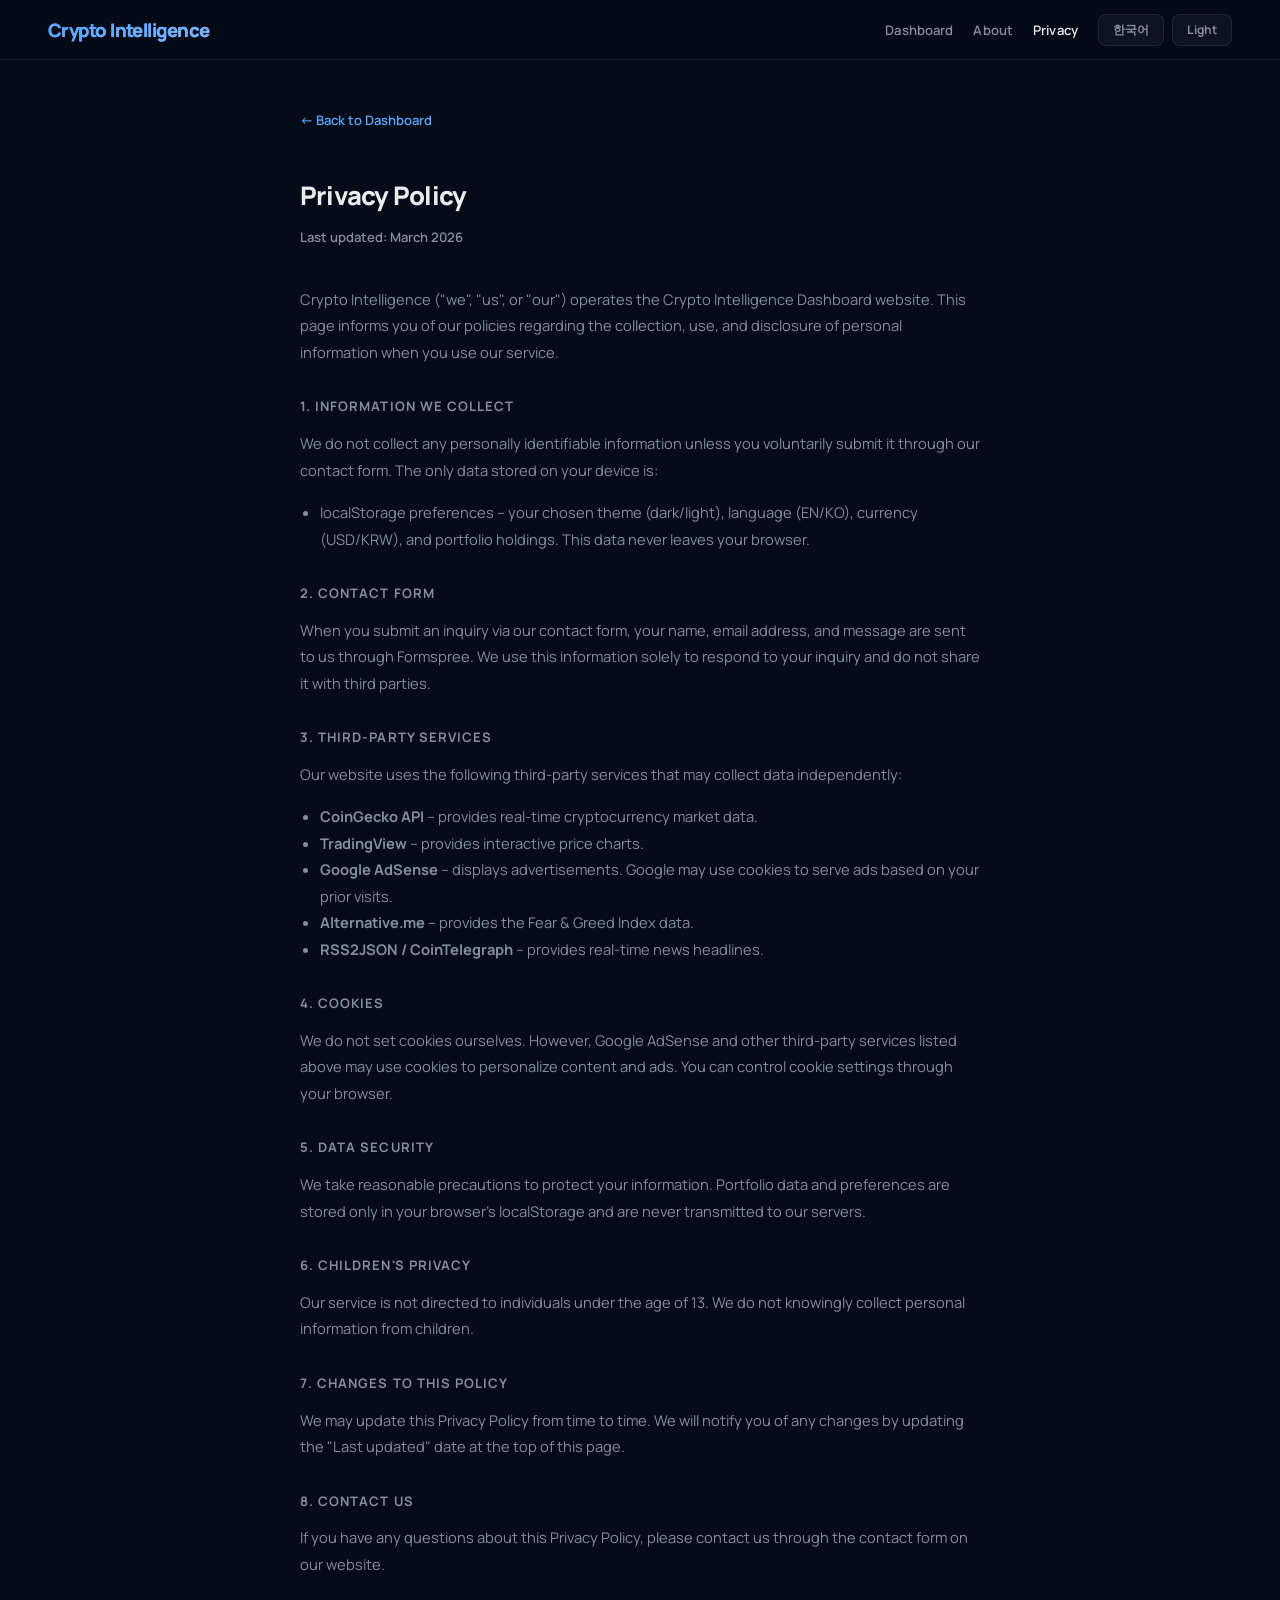
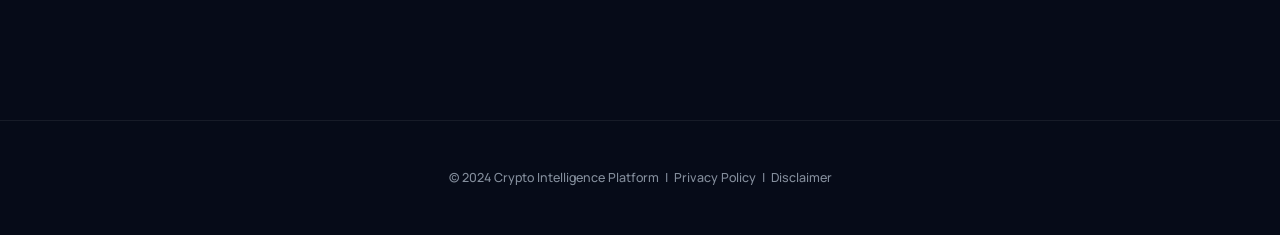
<file: privacy.html>
<!DOCTYPE html>
<html lang="en">
<head>
    <meta charset="UTF-8">
    <meta name="viewport" content="width=device-width, initial-scale=1.0">
    <title>Privacy Policy – Crypto Intelligence</title>
    <!-- Microsoft Clarity -->
    <script type="text/javascript">
        (function(c,l,a,r,i,t,y){
            c[a]=c[a]||function(){(c[a].q=c[a].q||[]).push(arguments)};
            t=l.createElement(r);t.async=1;t.src="https://www.clarity.ms/tag/"+i;
            y=l.getElementsByTagName(r)[0];y.parentNode.insertBefore(t,y);
        })(window, document, "clarity", "script", "vtynff3po9");
    </script>
    <!-- Google tag (gtag.js) -->
    <script async src="https://www.googletagmanager.com/gtag/js?id=G-L96T4V883V"></script>
    <script>
      window.dataLayer = window.dataLayer || [];
      function gtag(){dataLayer.push(arguments);}
      gtag('js', new Date());
      gtag('config', 'G-L96T4V883V');
    </script>
    <meta name="description" content="Privacy Policy for Crypto Intelligence Dashboard. Learn how we handle your data.">
    <meta name="robots" content="index, follow">
    <meta name="google-adsense-account" content="ca-pub-8986681365997307">
    <script async src="https://pagead2.googlesyndication.com/pagead/js/adsbygoogle.js?client=ca-pub-8986681365997307" crossorigin="anonymous"></script>
    <link rel="preconnect" href="https://fonts.googleapis.com">
    <link rel="preconnect" href="https://fonts.gstatic.com" crossorigin>
    <link rel="stylesheet" href="style.css?v=2.3">
    <style>
        .policy-wrap { max-width: 760px; margin: 48px auto; padding: 0 40px 80px; position: relative; z-index: 1; }
        .policy-wrap h1 { font-size: 1.6rem; font-weight: 800; margin-bottom: 6px; letter-spacing: -0.03em; }
        .policy-wrap .updated { color: var(--text-sub); font-size: 0.82rem; margin-bottom: 36px; font-weight: 600; }
        .policy-wrap h2 { font-size: 0.82rem; font-weight: 700; margin: 32px 0 10px; text-transform: uppercase; letter-spacing: 0.08em; color: var(--text-sub); }
        .policy-wrap p, .policy-wrap li { font-size: 0.92rem; line-height: 1.8; color: var(--text-sub); }
        .policy-wrap ul { padding-left: 20px; }
        .policy-wrap a { color: var(--accent-2); text-decoration: none; }
        .policy-wrap a:hover { text-decoration: underline; }
        .back-link { display: inline-flex; align-items: center; gap: 6px; color: var(--text-sub); font-size: 0.82rem; font-weight: 600; text-decoration: none; margin-bottom: 32px; transition: color 0.15s; }
        .back-link:hover { color: var(--accent-2); text-decoration: none; }
        @media (max-width: 768px) { .policy-wrap { padding: 0 20px 60px; } }
    </style>
</head>
<body>
    <header>
        <h1 style="font-size:1.15rem;font-weight:800;letter-spacing:-0.03em;background:linear-gradient(135deg,#58a6ff 0%,#7bb3ff 100%);-webkit-background-clip:text;-webkit-text-fill-color:transparent;background-clip:text;margin:0">
            <a href="index.html" style="text-decoration:none;background:inherit;-webkit-background-clip:text;-webkit-text-fill-color:transparent;background-clip:text">Crypto Intelligence</a>
        </h1>
        <nav id="main-nav">
            <a href="index.html" class="nav-link" data-en="Dashboard" data-ko="대시보드">Dashboard</a>
            <a href="about.html" class="nav-link" data-en="About" data-ko="소개">About</a>
            <a href="privacy.html" class="nav-link" style="color:var(--text)" data-en="Privacy" data-ko="개인정보">Privacy</a>
        </nav>
        <div class="header-controls">
            <button id="lang-toggle" onclick="toggleLang()">한국어</button>
            <button id="theme-toggle" onclick="toggleTheme()">Light</button>
        </div>
    </header>

    <div class="policy-wrap">
        <a href="index.html" class="back-link" data-en="← Back to Dashboard" data-ko="← 대시보드로 돌아가기">← Back to Dashboard</a>
        <h1 data-en="Privacy Policy" data-ko="개인정보 처리방침">Privacy Policy</h1>
        <p class="updated" data-en="Last updated: March 2026" data-ko="최종 업데이트: 2026년 3월">Last updated: March 2026</p>

        <p data-en='Crypto Intelligence ("we", "us", or "our") operates the Crypto Intelligence Dashboard website. This page informs you of our policies regarding the collection, use, and disclosure of personal information when you use our service.' data-ko='크립토 인텔리전스("당사")는 크립토 인텔리전스 대시보드 웹사이트를 운영합니다. 이 페이지는 서비스 이용 시 개인정보의 수집, 이용 및 공개에 관한 정책을 안내합니다.'>Crypto Intelligence ("we", "us", or "our") operates the Crypto Intelligence Dashboard website. This page informs you of our policies regarding the collection, use, and disclosure of personal information when you use our service.</p>

        <h2 data-en="1. Information We Collect" data-ko="1. 수집하는 정보">1. Information We Collect</h2>
        <p data-en="We do not collect any personally identifiable information unless you voluntarily submit it through our contact form. The only data stored on your device is:" data-ko="문의 양식을 통해 자발적으로 제출하지 않는 한 개인 식별 정보를 수집하지 않습니다. 기기에 저장되는 데이터는 다음과 같습니다:">We do not collect any personally identifiable information unless you voluntarily submit it through our contact form. The only data stored on your device is:</p>
        <ul>
            <li data-en="localStorage preferences – your chosen theme (dark/light), language (EN/KO), currency (USD/KRW), and portfolio holdings. This data never leaves your browser." data-ko="localStorage 설정 – 선택한 테마(다크/라이트), 언어(영어/한국어), 통화(USD/KRW), 포트폴리오 보유 내역. 이 데이터는 브라우저 밖으로 전송되지 않습니다."><strong>localStorage preferences</strong> – your chosen theme (dark/light), language (EN/KO), currency (USD/KRW), and portfolio holdings. This data never leaves your browser.</li>
        </ul>

        <h2 data-en="2. Contact Form" data-ko="2. 문의 양식">2. Contact Form</h2>
        <p data-en="When you submit an inquiry via our contact form, your name, email address, and message are sent to us through Formspree. We use this information solely to respond to your inquiry and do not share it with third parties." data-ko="문의 양식을 통해 문의를 제출하면 이름, 이메일 주소, 메시지가 Formspree를 통해 전송됩니다. 이 정보는 문의에 응답하는 목적으로만 사용되며 제3자와 공유하지 않습니다.">When you submit an inquiry via our contact form, your name, email address, and message are sent to us through <a href="https://formspree.io" target="_blank" rel="noopener">Formspree</a>. We use this information solely to respond to your inquiry and do not share it with third parties.</p>

        <h2 data-en="3. Third-Party Services" data-ko="3. 제3자 서비스">3. Third-Party Services</h2>
        <p data-en="Our website uses the following third-party services that may collect data independently:" data-ko="당사 웹사이트는 독립적으로 데이터를 수집할 수 있는 다음 제3자 서비스를 사용합니다:">Our website uses the following third-party services that may collect data independently:</p>
        <ul>
            <li><strong>CoinGecko API</strong> – <span data-en="provides real-time cryptocurrency market data." data-ko="실시간 암호화폐 시장 데이터를 제공합니다.">provides real-time cryptocurrency market data.</span></li>
            <li><strong>TradingView</strong> – <span data-en="provides interactive price charts." data-ko="인터랙티브 가격 차트를 제공합니다.">provides interactive price charts.</span></li>
            <li><strong>Google AdSense</strong> – <span data-en="displays advertisements. Google may use cookies to serve ads based on your prior visits." data-ko="광고를 표시합니다. Google은 이전 방문 기록을 기반으로 맞춤형 광고를 제공하기 위해 쿠키를 사용할 수 있습니다.">displays advertisements. Google may use cookies to serve ads based on your prior visits.</span></li>
            <li><strong>Alternative.me</strong> – <span data-en="provides the Fear &amp; Greed Index data." data-ko="공포·탐욕 지수 데이터를 제공합니다.">provides the Fear &amp; Greed Index data.</span></li>
            <li><strong>RSS2JSON / CoinTelegraph</strong> – <span data-en="provides real-time news headlines." data-ko="실시간 뉴스 헤드라인을 제공합니다.">provides real-time news headlines.</span></li>
        </ul>

        <h2 data-en="4. Cookies" data-ko="4. 쿠키">4. Cookies</h2>
        <p data-en="We do not set cookies ourselves. However, Google AdSense and other third-party services listed above may use cookies to personalize content and ads. You can control cookie settings through your browser." data-ko="당사는 직접 쿠키를 설정하지 않습니다. 다만 Google AdSense 및 위에 나열된 제3자 서비스는 콘텐츠 및 광고 개인화를 위해 쿠키를 사용할 수 있습니다. 브라우저 설정을 통해 쿠키를 관리할 수 있습니다.">We do not set cookies ourselves. However, Google AdSense and other third-party services listed above may use cookies to personalize content and ads. You can control cookie settings through your browser.</p>

        <h2 data-en="5. Data Security" data-ko="5. 데이터 보안">5. Data Security</h2>
        <p data-en="We take reasonable precautions to protect your information. Portfolio data and preferences are stored only in your browser's localStorage and are never transmitted to our servers." data-ko="개인정보 보호를 위해 합리적인 조치를 취합니다. 포트폴리오 데이터와 설정은 브라우저의 localStorage에만 저장되며 당사 서버로 전송되지 않습니다.">We take reasonable precautions to protect your information. Portfolio data and preferences are stored only in your browser's localStorage and are never transmitted to our servers.</p>

        <h2 data-en="6. Children's Privacy" data-ko="6. 아동 개인정보">6. Children's Privacy</h2>
        <p data-en="Our service is not directed to individuals under the age of 13. We do not knowingly collect personal information from children." data-ko="본 서비스는 만 13세 미만을 대상으로 하지 않습니다. 아동으로부터 고의로 개인정보를 수집하지 않습니다.">Our service is not directed to individuals under the age of 13. We do not knowingly collect personal information from children.</p>

        <h2 data-en="7. Changes to This Policy" data-ko="7. 방침 변경">7. Changes to This Policy</h2>
        <p data-en='We may update this Privacy Policy from time to time. We will notify you of any changes by updating the "Last updated" date at the top of this page.' data-ko='본 개인정보 처리방침은 수시로 업데이트될 수 있습니다. 변경 사항은 페이지 상단의 "최종 업데이트" 날짜를 통해 안내됩니다.'>We may update this Privacy Policy from time to time. We will notify you of any changes by updating the "Last updated" date at the top of this page.</p>

        <h2 data-en="8. Contact Us" data-ko="8. 문의">8. Contact Us</h2>
        <p data-en="If you have any questions about this Privacy Policy, please contact us through the contact form on our website." data-ko="본 개인정보 처리방침에 대해 궁금한 점이 있으시면 웹사이트의 문의 양식을 통해 연락해 주세요.">If you have any questions about this Privacy Policy, please contact us through the <a href="index.html#contact-section">contact form</a> on our website.</p>
    </div>

    <footer>
        <p>&copy; 2024 Crypto Intelligence Platform &nbsp;|&nbsp;
        <a href="privacy.html">Privacy Policy</a> &nbsp;|&nbsp;
        <a href="disclaimer.html">Disclaimer</a></p>
    </footer>

    <script>
        let currentLang = localStorage.getItem('lang') || 'en';

        function applyLang() {
            document.querySelectorAll('[data-en]').forEach(el => {
                el.textContent = currentLang === 'ko' ? el.dataset.ko : el.dataset.en;
            });
            document.getElementById('lang-toggle').textContent = currentLang === 'ko' ? 'English' : '한국어';
        }

        function toggleLang() {
            currentLang = currentLang === 'en' ? 'ko' : 'en';
            localStorage.setItem('lang', currentLang);
            applyLang();
        }

        // Theme
        if (localStorage.getItem('theme') === 'light') {
            document.body.classList.add('light-mode');
            document.getElementById('theme-toggle').textContent = 'Dark';
        }
        function toggleTheme() {
            document.body.classList.toggle('light-mode');
            const isLight = document.body.classList.contains('light-mode');
            localStorage.setItem('theme', isLight ? 'light' : 'dark');
            document.getElementById('theme-toggle').textContent = isLight ? 'Dark' : 'Light';
        }

        applyLang();
    </script>
</body>
</html>
</file>
<file: style.css>
@import url('https://fonts.googleapis.com/css2?family=Manrope:wght@400;500;600;700;800&family=IBM+Plex+Mono:wght@400;500;600&display=swap');

/* ══════════════════════════════════════════
   DESIGN TOKENS — DARK (default)
══════════════════════════════════════════ */
:root {
    --bg:            #060b18;
    --bg-2:          #0a1020;
    --surface:       #0d1526;
    --surface-2:     #111d35;
    --glass:         rgba(255,255,255,0.04);
    --glass-hover:   rgba(255,255,255,0.07);
    --glass-border:  rgba(255,255,255,0.08);
    --glass-border-h:rgba(255,255,255,0.14);

    --text:          #eaecef;
    --text-sub:      #848e9c;
    --text-dim:      #4a5568;

    --accent:        #1f6feb;
    --accent-2:      #58a6ff;
    --accent-glow:   rgba(31,111,235,0.18);
    --accent-glow-h: rgba(88,166,255,0.22);

    --up:            #0ecb81;
    --up-bg:         rgba(14,203,129,0.1);
    --down:          #f6465d;
    --down-bg:       rgba(246,70,93,0.1);

    --header-bg:     rgba(6,11,24,0.85);
    --ticker-bg:     #040810;
    --stats-bg:      rgba(13,21,38,0.9);
    --border:        rgba(255,255,255,0.07);
    --border-strong: rgba(255,255,255,0.12);
    --row-border:    rgba(255,255,255,0.04);

    --card-shadow:   0 4px 24px rgba(0,0,0,0.4);
    --card-shadow-h: 0 8px 40px rgba(0,0,0,0.55);
    --glow-blue:     0 0 0 3px rgba(31,111,235,0.25);
}

/* ══════════════════════════════════════════
   LIGHT MODE OVERRIDES
══════════════════════════════════════════ */
body.light-mode {
    --bg:            #f0f4fb;
    --bg-2:          #e8edf8;
    --surface:       #ffffff;
    --surface-2:     #f7f9fd;
    --glass:         rgba(255,255,255,0.75);
    --glass-hover:   rgba(255,255,255,0.9);
    --glass-border:  rgba(0,0,0,0.08);
    --glass-border-h:rgba(0,0,0,0.15);

    --text:          #0d1526;
    --text-sub:      #5b6880;
    --text-dim:      #a0aec0;

    --accent:        #1652f0;
    --accent-2:      #1652f0;
    --accent-glow:   rgba(22,82,240,0.12);
    --accent-glow-h: rgba(22,82,240,0.18);

    --up:            #0b8f5b;
    --up-bg:         rgba(11,143,91,0.08);
    --down:          #d9304b;
    --down-bg:       rgba(217,48,75,0.08);

    --header-bg:     rgba(240,244,251,0.9);
    --ticker-bg:     #0d1526;
    --stats-bg:      rgba(255,255,255,0.85);
    --border:        rgba(0,0,0,0.08);
    --border-strong: rgba(0,0,0,0.14);
    --row-border:    rgba(0,0,0,0.05);

    --card-shadow:   0 2px 16px rgba(0,0,0,0.06);
    --card-shadow-h: 0 6px 32px rgba(0,0,0,0.1);
    --glow-blue:     0 0 0 3px rgba(22,82,240,0.18);
}

/* ══════════════════════════════════════════
   RESET & BASE
══════════════════════════════════════════ */
*, *::before, *::after { box-sizing: border-box; }

html { scroll-behavior: smooth; }

body {
    font-family: 'Manrope', -apple-system, BlinkMacSystemFont, sans-serif;
    background-color: var(--bg);
    color: var(--text);
    margin: 0;
    transition: background-color 0.3s, color 0.3s;
    -webkit-font-smoothing: antialiased;
    -moz-osx-font-smoothing: grayscale;
    min-height: 100vh;
}

/* subtle grid texture for dark backgrounds */
body::before {
    content: '';
    position: fixed;
    inset: 0;
    background-image:
        linear-gradient(rgba(31,111,235,0.03) 1px, transparent 1px),
        linear-gradient(90deg, rgba(31,111,235,0.03) 1px, transparent 1px);
    background-size: 60px 60px;
    pointer-events: none;
    z-index: 0;
}
body.light-mode::before { display: none; }

/* ══════════════════════════════════════════
   NEWS TICKER
══════════════════════════════════════════ */
#news-ticker {
    background: var(--ticker-bg);
    border-bottom: 1px solid rgba(31,111,235,0.2);
    color: #f0b90b;
    padding: 8px 0;
    overflow: hidden;
    white-space: nowrap;
    font-size: 0.76rem;
    font-weight: 600;
    letter-spacing: 0.02em;
    position: relative;
    z-index: 10;
}
body.light-mode #news-ticker {
    background: #0d1526;
    color: #f0b90b;
}
/* fade edges */
#news-ticker::before,
#news-ticker::after {
    content: '';
    position: absolute;
    top: 0; bottom: 0;
    width: 60px;
    z-index: 2;
    pointer-events: none;
}
#news-ticker::before { left: 0; background: linear-gradient(to right, var(--ticker-bg), transparent); }
#news-ticker::after  { right: 0; background: linear-gradient(to left, var(--ticker-bg), transparent); }
body.light-mode #news-ticker::before { background: linear-gradient(to right, #0d1526, transparent); }
body.light-mode #news-ticker::after  { background: linear-gradient(to left,  #0d1526, transparent); }

.ticker-content {
    display: inline-block;
    padding-left: 100%;
    animation: ticker 55s linear infinite;
}
@keyframes ticker {
    0%   { transform: translate3d(0,0,0); }
    100% { transform: translate3d(-100%,0,0); }
}

/* ══════════════════════════════════════════
   GLOBAL STATS BAR
══════════════════════════════════════════ */
#global-stats {
    background: var(--stats-bg);
    backdrop-filter: blur(16px);
    -webkit-backdrop-filter: blur(16px);
    border-bottom: 1px solid var(--border);
    padding: 7px 48px;
    display: flex;
    align-items: center;
    gap: 8px;
    font-size: 0.73rem;
    color: var(--text-sub);
    overflow-x: auto;
    white-space: nowrap;
    position: relative;
    z-index: 9;
}
#global-stats::-webkit-scrollbar { display: none; }
#global-stats span { font-weight: 600; }
.stat-divider { opacity: 0.2; }

/* ══════════════════════════════════════════
   HEADER
══════════════════════════════════════════ */
header {
    background: var(--header-bg);
    backdrop-filter: blur(20px);
    -webkit-backdrop-filter: blur(20px);
    padding: 0 48px;
    height: 60px;
    border-bottom: 1px solid var(--border);
    display: flex;
    align-items: center;
    justify-content: space-between;
    position: sticky;
    top: 0;
    z-index: 1000;
}

#site-title {
    margin: 0;
    font-size: 1.15rem;
    font-weight: 800;
    letter-spacing: -0.03em;
    background: linear-gradient(135deg, var(--accent-2) 0%, #7bb3ff 100%);
    -webkit-background-clip: text;
    -webkit-text-fill-color: transparent;
    background-clip: text;
}
body.light-mode #site-title {
    background: linear-gradient(135deg, #1652f0 0%, #0040d0 100%);
    -webkit-background-clip: text;
    background-clip: text;
}

#main-nav {
    display: flex;
    gap: 20px;
    align-items: center;
    margin-left: auto;
    margin-right: 20px;
}
.nav-link {
    color: var(--text-sub);
    text-decoration: none;
    font-size: 0.82rem;
    font-weight: 600;
    transition: color 0.15s;
    letter-spacing: 0.01em;
}
.nav-link:hover { color: var(--text); }

.header-controls { display: flex; gap: 8px; }

#theme-toggle, #lang-toggle, #currency-toggle {
    background: var(--glass);
    border: 1px solid var(--glass-border);
    color: var(--text-sub);
    padding: 6px 14px;
    border-radius: 8px;
    cursor: pointer;
    font-weight: 700;
    font-size: 0.75rem;
    font-family: inherit;
    transition: all 0.18s;
    letter-spacing: 0.01em;
}
#theme-toggle:hover, #lang-toggle:hover, #currency-toggle:hover {
    background: var(--glass-hover);
    border-color: var(--glass-border-h);
    color: var(--text);
}

/* ══════════════════════════════════════════
   INTRO / HERO SECTION
══════════════════════════════════════════ */
#intro-section {
    position: relative;
    overflow: hidden;
    padding: 52px 48px;
    text-align: center;
    z-index: 1;
}
#intro-section::before {
    content: '';
    position: absolute;
    inset: 0;
    background:
        radial-gradient(ellipse 70% 80% at 50% 120%, rgba(31,111,235,0.18) 0%, transparent 65%),
        radial-gradient(ellipse 40% 50% at 80% -10%, rgba(88,166,255,0.1) 0%, transparent 60%),
        radial-gradient(ellipse 30% 40% at 10% 80%, rgba(0,212,170,0.06) 0%, transparent 60%);
    pointer-events: none;
}
body.light-mode #intro-section::before {
    background:
        radial-gradient(ellipse 70% 80% at 50% 120%, rgba(22,82,240,0.1) 0%, transparent 65%),
        radial-gradient(ellipse 40% 50% at 80% -10%, rgba(22,82,240,0.06) 0%, transparent 60%);
}

#intro-content { max-width: 680px; margin: 0 auto; position: relative; }
#intro-title {
    color: var(--text);
    font-size: 1.75rem;
    font-weight: 800;
    margin: 0 0 12px;
    letter-spacing: -0.03em;
    line-height: 1.2;
}
body.light-mode #intro-title { color: #0d1526; }
#intro-desc {
    color: var(--text-sub);
    font-size: 0.92rem;
    line-height: 1.75;
    margin: 0;
    font-weight: 500;
}

/* ══════════════════════════════════════════
   MARKET OVERVIEW
══════════════════════════════════════════ */
#market-overview {
    padding: 28px 48px;
    display: flex;
    justify-content: space-between;
    align-items: center;
    gap: 20px;
    max-width: 1280px;
    margin: 0 auto;
    position: relative;
    z-index: 1;
}

.sentiment-card {
    background: var(--glass);
    backdrop-filter: blur(20px);
    -webkit-backdrop-filter: blur(20px);
    padding: 18px 24px;
    border-radius: 14px;
    border: 1px solid var(--glass-border);
    min-width: 180px;
    text-align: center;
    transition: border-color 0.2s, box-shadow 0.2s;
}
.sentiment-card:hover {
    border-color: var(--glass-border-h);
    box-shadow: var(--card-shadow);
}
.sentiment-card h3 {
    margin: 0 0 8px;
    font-size: 0.68rem;
    font-weight: 700;
    color: var(--text-sub);
    text-transform: uppercase;
    letter-spacing: 0.1em;
}
#fear-greed-index {
    font-size: 2.4rem;
    font-weight: 800;
    line-height: 1;
    font-variant-numeric: tabular-nums;
    font-family: 'IBM Plex Mono', monospace;
}
#sentiment-status {
    margin: 6px 0 0;
    font-size: 0.75rem;
    color: var(--text-sub);
    font-weight: 600;
    letter-spacing: 0.02em;
}

/* ── Fear & Greed Explain Section ── */
#fng-explain-section {
    max-width: 1280px;
    margin: 0 auto;
    padding: 0 48px 24px;
    position: relative;
    z-index: 1;
}
#fng-explain-card {
    background: var(--glass);
    border: 1px solid var(--glass-border);
    border-radius: 16px;
    padding: 24px 28px;
}
#fng-explain-header {
    display: flex;
    align-items: center;
    gap: 10px;
    margin-bottom: 10px;
}
#fng-explain-badge {
    font-size: 0.7rem;
    font-weight: 800;
    text-transform: uppercase;
    letter-spacing: 0.08em;
    padding: 3px 10px;
    border-radius: 20px;
    background: var(--accent-glow);
    color: var(--accent-2);
    white-space: nowrap;
}
#fng-explain-title {
    font-size: 0.95rem;
    font-weight: 800;
    color: var(--text);
}
#fng-explain-text {
    font-size: 0.88rem;
    color: var(--text-sub);
    line-height: 1.75;
    margin: 0 0 18px;
}
#fng-explain-tip {
    font-size: 0.82rem;
    color: var(--text-sub);
    line-height: 1.7;
    margin: 12px 0 0;
    padding-top: 12px;
    border-top: 1px solid var(--border);
    opacity: 0.85;
}

/* Scale bar */
#fng-scale { margin: 4px 0 0; }
.fng-scale-bar {
    display: flex;
    height: 8px;
    border-radius: 6px;
    overflow: hidden;
    gap: 2px;
}
.fng-scale-seg {
    flex: 1;
    border-radius: 3px;
    position: relative;
    cursor: default;
}
.seg-ef { background: #f6465d; }
.seg-f  { background: #ff8c00; }
.seg-n  { background: #c8a000; }
.seg-g  { background: #26a17b; }
.seg-eg { background: #0ecb81; }
.fng-scale-labels {
    display: flex;
    justify-content: space-between;
    margin-top: 5px;
    font-size: 0.68rem;
    color: var(--text-dim);
    font-family: 'IBM Plex Mono', monospace;
}
#fng-needle-wrap {
    position: relative;
    height: 10px;
    margin-top: -16px;
}
#fng-needle {
    position: absolute;
    top: 0;
    width: 12px;
    height: 12px;
    border-radius: 50%;
    background: #fff;
    border: 2px solid var(--accent-2);
    transform: translateX(-50%);
    box-shadow: 0 0 6px rgba(88,166,255,0.5);
    transition: left 0.8s cubic-bezier(0.34,1.56,0.64,1);
}
@media (max-width: 768px) {
    #fng-explain-section { padding: 0 16px 20px; }
    #fng-explain-card { padding: 18px 16px; }
}

.search-container { flex: 1; max-width: 580px; position: relative; }
#crypto-search {
    width: 100%;
    padding: 12px 20px 12px 44px;
    border-radius: 10px;
    border: 1px solid var(--glass-border);
    background: var(--glass);
    backdrop-filter: blur(10px);
    color: var(--text);
    font-size: 0.88rem;
    font-family: inherit;
    font-weight: 500;
    outline: none;
    transition: border-color 0.18s, box-shadow 0.18s, background 0.18s;
}
#crypto-search::placeholder { color: var(--text-dim); }
#crypto-search:focus {
    border-color: var(--accent);
    box-shadow: var(--glow-blue);
    background: var(--glass-hover);
}
.search-container::before {
    content: '⌕';
    position: absolute;
    left: 15px;
    top: 50%;
    transform: translateY(-50%);
    color: var(--text-sub);
    font-size: 1.15rem;
    pointer-events: none;
    z-index: 1;
}

/* ══════════════════════════════════════════
   EXCHANGE LINKS
══════════════════════════════════════════ */
#exchange-section {
    padding: 0 48px 22px;
    max-width: 1280px;
    margin: 0 auto;
    position: relative;
    z-index: 1;
}
#exchange-title {
    font-size: 0.68rem;
    font-weight: 700;
    color: var(--text-sub);
    text-transform: uppercase;
    letter-spacing: 0.1em;
    margin: 0 0 10px;
}
.exchange-links { display: flex; gap: 8px; overflow-x: auto; padding-bottom: 4px; }
.exchange-links::-webkit-scrollbar { display: none; }

.exchange-card {
    text-decoration: none;
    color: var(--text-sub);
    background: var(--glass);
    border: 1px solid var(--glass-border);
    padding: 6px 16px;
    border-radius: 20px;
    white-space: nowrap;
    font-weight: 700;
    font-size: 0.78rem;
    letter-spacing: 0.01em;
    transition: all 0.18s;
    backdrop-filter: blur(8px);
}
.exchange-card:hover {
    color: var(--accent-2);
    border-color: var(--accent);
    background: var(--accent-glow);
    transform: translateY(-1px);
    box-shadow: 0 4px 16px rgba(31,111,235,0.18);
}

/* ══════════════════════════════════════════
   CATEGORY FILTER
══════════════════════════════════════════ */
#category-filter {
    padding: 0 48px 18px;
    max-width: 1280px;
    margin: 0 auto;
    position: relative;
    z-index: 1;
}
.filter-tabs { display: flex; gap: 6px; overflow-x: auto; padding-bottom: 2px; }
.filter-tabs::-webkit-scrollbar { display: none; }

.filter-btn {
    padding: 7px 18px;
    border-radius: 20px;
    border: 1px solid var(--glass-border);
    background: transparent;
    color: var(--text-sub);
    cursor: pointer;
    font-weight: 700;
    font-size: 0.78rem;
    font-family: inherit;
    transition: all 0.18s;
    white-space: nowrap;
    letter-spacing: 0.01em;
}
.filter-btn:hover {
    border-color: var(--accent);
    color: var(--accent-2);
    background: var(--accent-glow);
}
.filter-btn.active {
    background: var(--accent);
    color: #fff;
    border-color: var(--accent);
    box-shadow: 0 0 16px rgba(31,111,235,0.35);
}

#category-desc-box {
    display: flex;
    align-items: flex-start;
    gap: 14px;
    margin-top: 16px;
    padding: 16px 20px;
    background: var(--glass);
    border: 1px solid var(--glass-border);
    border-radius: 12px;
    animation: fadeIn 0.2s ease;
}
#category-desc-icon { font-size: 1.6rem; flex-shrink: 0; line-height: 1; margin-top: 2px; }
#category-desc-title { font-size: 0.85rem; font-weight: 800; color: var(--text); margin-bottom: 4px; }
#category-desc-text { font-size: 0.83rem; color: var(--text-sub); line-height: 1.7; }
@keyframes fadeIn { from { opacity: 0; transform: translateY(-4px); } to { opacity: 1; transform: translateY(0); } }

/* ══════════════════════════════════════════
   COIN TABLE
══════════════════════════════════════════ */
main {
    padding: 0 48px;
    max-width: 1280px;
    margin: 0 auto;
    position: relative;
    z-index: 1;
}

.table-header {
    display: flex;
    align-items: center;
    padding: 10px 18px;
    color: var(--text-sub);
    font-size: 0.68rem;
    font-weight: 700;
    text-transform: uppercase;
    letter-spacing: 0.1em;
    background: var(--surface);
    border-radius: 12px 12px 0 0;
    border: 1px solid var(--border);
    border-bottom: none;
}
.h-rank  { width: 48px; }
.h-name  { width: 210px; }
.h-desc  { flex: 1; margin: 0 16px; }
.h-trend { width: 110px; text-align: center; }
.h-price { width: 180px; text-align: right; }

#crypto-container {
    border: 1px solid var(--border);
    border-top: none;
    border-radius: 0 0 12px 12px;
    overflow: hidden;
    background: var(--glass);
    backdrop-filter: blur(10px);
}

.crypto-row {
    display: flex;
    align-items: center;
    padding: 14px 18px;
    border-bottom: 1px solid var(--row-border);
    transition: background 0.15s;
    cursor: pointer;
    position: relative;
}
.crypto-row:last-child { border-bottom: none; }
.crypto-row:hover { background: var(--glass-hover); }
.crypto-row:hover .crypto-name { color: var(--accent-2); }

.crypto-rank {
    width: 48px;
    color: var(--text-dim);
    font-size: 0.78rem;
    font-weight: 700;
    font-family: 'IBM Plex Mono', monospace;
}
.crypto-info { width: 210px; display: flex; align-items: center; gap: 10px; overflow: hidden; }
.crypto-icon { width: 34px; height: 34px; border-radius: 50%; flex-shrink: 0; }
.crypto-name-group { display: flex; flex-direction: column; overflow: hidden; gap: 2px; }
.crypto-name {
    font-weight: 700;
    font-size: 0.9rem;
    white-space: nowrap;
    overflow: hidden;
    text-overflow: ellipsis;
    transition: color 0.15s;
}
.crypto-symbol {
    color: var(--text-sub);
    font-size: 0.7rem;
    font-weight: 700;
    letter-spacing: 0.03em;
}

.crypto-desc {
    flex: 1;
    margin: 0 16px;
    font-size: 0.78rem;
    color: var(--text-sub);
    display: -webkit-box;
    -webkit-line-clamp: 1;
    line-clamp: 1;
    -webkit-box-orient: vertical;
    overflow: hidden;
    line-height: 1.5;
    font-weight: 500;
}

.crypto-trend { width: 110px; text-align: center; }
.crypto-trend img { width: 92px; height: 34px; }

.crypto-price-container { width: 180px; text-align: right; }
.crypto-price {
    font-weight: 700;
    margin: 0;
    font-size: 0.9rem;
    font-family: 'IBM Plex Mono', monospace;
    letter-spacing: -0.01em;
}
.crypto-change {
    font-size: 0.75rem;
    font-weight: 700;
    font-family: 'IBM Plex Mono', monospace;
    letter-spacing: 0.01em;
    display: inline-flex;
    align-items: center;
    gap: 2px;
    padding: 2px 6px;
    border-radius: 4px;
    margin-top: 2px;
}
.up   { color: var(--up);   background: var(--up-bg); }
.down { color: var(--down); background: var(--down-bg); }

/* ══════════════════════════════════════════
   PAGINATION
══════════════════════════════════════════ */
#pagination {
    display: flex;
    align-items: center;
    justify-content: center;
    gap: 6px;
    padding: 22px 0 10px;
    position: relative;
    z-index: 1;
}
.page-btn {
    min-width: 36px;
    height: 36px;
    padding: 0 10px;
    border-radius: 8px;
    border: 1px solid var(--glass-border);
    background: var(--glass);
    color: var(--text-sub);
    font-size: 0.8rem;
    font-weight: 700;
    font-family: inherit;
    cursor: pointer;
    transition: all 0.15s;
}
.page-btn:hover {
    border-color: var(--accent);
    color: var(--accent-2);
    background: var(--accent-glow);
}
.page-btn.active {
    background: var(--accent);
    color: #fff;
    border-color: var(--accent);
    box-shadow: 0 0 14px rgba(31,111,235,0.35);
}
.page-btn:disabled { opacity: 0.3; cursor: not-allowed; }
#page-info { font-size: 0.78rem; color: var(--text-sub); padding: 0 8px; font-weight: 600; }

/* ══════════════════════════════════════════
   PORTFOLIO
══════════════════════════════════════════ */
#portfolio-section {
    max-width: 1280px;
    margin: 48px auto 0;
    padding: 0 48px;
    position: relative;
    z-index: 1;
}
#portfolio-section h2 {
    font-size: 1.05rem;
    font-weight: 800;
    margin: 0 0 16px;
    letter-spacing: -0.02em;
    color: var(--text);
}

#portfolio-input-row {
    display: flex;
    gap: 8px;
    margin-bottom: 12px;
    flex-wrap: wrap;
}
#portfolio-coin-select {
    flex: 1;
    min-width: 200px;
    padding: 10px 14px;
    border-radius: 8px;
    border: 1px solid var(--glass-border);
    background: var(--glass);
    color: var(--text);
    font-size: 0.85rem;
    font-family: inherit;
    font-weight: 600;
    cursor: pointer;
    outline: none;
    transition: border-color 0.15s;
    backdrop-filter: blur(8px);
}
#portfolio-coin-select:focus { border-color: var(--accent); }

#portfolio-amount {
    width: 150px;
    padding: 10px 14px;
    border-radius: 8px;
    border: 1px solid var(--glass-border);
    background: var(--glass);
    color: var(--text);
    font-size: 0.85rem;
    font-family: inherit;
    font-weight: 600;
    outline: none;
    transition: border-color 0.15s;
    backdrop-filter: blur(8px);
}
#portfolio-amount:focus { border-color: var(--accent); box-shadow: var(--glow-blue); }

#portfolio-add-btn {
    padding: 10px 24px;
    background: var(--accent);
    color: white;
    border: none;
    border-radius: 8px;
    font-weight: 800;
    font-size: 0.85rem;
    font-family: inherit;
    cursor: pointer;
    transition: all 0.18s;
    letter-spacing: 0.01em;
    box-shadow: 0 4px 14px rgba(31,111,235,0.3);
}
#portfolio-add-btn:hover {
    background: var(--accent-2);
    box-shadow: 0 6px 20px rgba(31,111,235,0.45);
    transform: translateY(-1px);
}

.portfolio-item {
    display: flex;
    align-items: center;
    padding: 13px 18px;
    background: var(--glass);
    border-bottom: 1px solid var(--row-border);
    gap: 10px;
    transition: background 0.15s;
    backdrop-filter: blur(8px);
}
.portfolio-item:first-child { border-radius: 10px 10px 0 0; border: 1px solid var(--glass-border); border-bottom: 1px solid var(--row-border); }
.portfolio-item:hover { background: var(--glass-hover); }
.portfolio-item-name { font-weight: 700; font-size: 0.88rem; flex: 1; }
.portfolio-item-amount { color: var(--text-sub); font-size: 0.78rem; min-width: 120px; font-weight: 600; }
.portfolio-item-value {
    font-weight: 700;
    font-size: 0.88rem;
    min-width: 140px;
    text-align: right;
    font-family: 'IBM Plex Mono', monospace;
}
.portfolio-item-change {
    font-size: 0.75rem;
    font-weight: 700;
    min-width: 65px;
    text-align: right;
    font-family: 'IBM Plex Mono', monospace;
}
.portfolio-remove-btn {
    background: none;
    border: none;
    color: var(--text-dim);
    cursor: pointer;
    font-size: 0.9rem;
    padding: 3px 7px;
    border-radius: 5px;
    transition: all 0.15s;
    font-family: inherit;
}
.portfolio-remove-btn:hover { background: var(--down-bg); color: var(--down); }

#portfolio-total-row {
    display: flex;
    justify-content: flex-end;
    align-items: center;
    gap: 12px;
    padding: 16px 18px;
    background: var(--glass);
    backdrop-filter: blur(8px);
    font-weight: 800;
    font-size: 1.05rem;
    border: 1px solid var(--glass-border);
    border-top: 1px solid var(--accent);
    border-radius: 0 0 10px 10px;
    font-family: 'IBM Plex Mono', monospace;
}
#portfolio-total-label {
    color: var(--text-sub);
    font-weight: 600;
    font-size: 0.82rem;
    font-family: 'Manrope', sans-serif;
}
#portfolio-empty {
    text-align: center;
    padding: 32px;
    color: var(--text-sub);
    background: var(--glass);
    font-size: 0.85rem;
    font-weight: 600;
    border-radius: 10px;
    border: 1px solid var(--glass-border);
}

/* ══════════════════════════════════════════
   CONTACT
══════════════════════════════════════════ */
#contact-section {
    max-width: 760px;
    margin: 56px auto;
    padding: 40px 44px;
    background: var(--glass);
    backdrop-filter: blur(20px);
    -webkit-backdrop-filter: blur(20px);
    border-radius: 16px;
    border: 1px solid var(--glass-border);
    box-shadow: var(--card-shadow);
    position: relative;
    z-index: 1;
}
#contact-section::before {
    content: '';
    position: absolute;
    inset: 0;
    border-radius: 16px;
    background: linear-gradient(135deg, rgba(31,111,235,0.04) 0%, transparent 60%);
    pointer-events: none;
}
#contact-section h2 {
    font-size: 1.05rem;
    font-weight: 800;
    margin: 0 0 22px;
    letter-spacing: -0.02em;
    position: relative;
}
.form-group { margin-bottom: 14px; position: relative; }
.form-group label {
    display: block;
    font-size: 0.75rem;
    font-weight: 700;
    color: var(--text-sub);
    margin-bottom: 6px;
    letter-spacing: 0.04em;
    text-transform: uppercase;
}
.form-group input,
.form-group textarea {
    width: 100%;
    padding: 11px 14px;
    border-radius: 8px;
    border: 1px solid var(--glass-border);
    background: rgba(255,255,255,0.03);
    color: var(--text);
    font-size: 0.875rem;
    font-family: inherit;
    font-weight: 500;
    outline: none;
    transition: border-color 0.18s, box-shadow 0.18s;
}
body.light-mode .form-group input,
body.light-mode .form-group textarea {
    background: var(--surface-2);
}
.form-group input:focus,
.form-group textarea:focus {
    border-color: var(--accent);
    box-shadow: var(--glow-blue);
}
.form-group textarea { min-height: 110px; resize: vertical; }

#submit-btn {
    width: 100%;
    padding: 13px;
    background: var(--accent);
    color: white;
    border: none;
    border-radius: 9px;
    font-weight: 800;
    font-size: 0.9rem;
    font-family: inherit;
    cursor: pointer;
    margin-top: 6px;
    transition: all 0.18s;
    letter-spacing: 0.02em;
    box-shadow: 0 4px 20px rgba(31,111,235,0.3);
}
#submit-btn:hover {
    background: var(--accent-2);
    box-shadow: 0 6px 28px rgba(31,111,235,0.45);
    transform: translateY(-1px);
}

/* ══════════════════════════════════════════
   FOOTER
══════════════════════════════════════════ */
footer {
    padding: 36px 48px;
    text-align: center;
    color: var(--text-sub);
    font-size: 0.78rem;
    font-weight: 500;
    border-top: 1px solid var(--border);
    position: relative;
    z-index: 1;
}
footer a {
    color: var(--text-sub);
    text-decoration: none;
    transition: color 0.15s;
}
footer a:hover { color: var(--accent-2); }

/* ══════════════════════════════════════════
   CHART MODAL
══════════════════════════════════════════ */
#chart-modal {
    display: none;
    position: fixed;
    inset: 0;
    background: rgba(0,0,0,0.72);
    z-index: 2000;
    align-items: center;
    justify-content: center;
    backdrop-filter: blur(8px);
    -webkit-backdrop-filter: blur(8px);
}
#chart-modal.open { display: flex; }

.chart-modal-content {
    background: var(--surface);
    border-radius: 16px;
    width: 94%;
    max-width: 960px;
    overflow: hidden;
    border: 1px solid var(--border-strong);
    box-shadow: 0 32px 80px rgba(0,0,0,0.6), 0 0 0 1px var(--glass-border);
    animation: modal-in 0.22s ease;
}
@keyframes modal-in {
    from { opacity: 0; transform: scale(0.96) translateY(12px); }
    to   { opacity: 1; transform: scale(1) translateY(0); }
}

.chart-modal-header {
    display: flex;
    justify-content: space-between;
    align-items: center;
    padding: 16px 22px;
    border-bottom: 1px solid var(--border);
    font-weight: 800;
    font-size: 0.95rem;
    letter-spacing: -0.01em;
}
#modal-close {
    background: var(--glass);
    border: 1px solid var(--glass-border);
    font-size: 1rem;
    cursor: pointer;
    color: var(--text-sub);
    width: 30px;
    height: 30px;
    border-radius: 8px;
    display: flex;
    align-items: center;
    justify-content: center;
    transition: all 0.15s;
    font-family: inherit;
}
#modal-close:hover {
    background: var(--down-bg);
    color: var(--down);
    border-color: var(--down);
}
#tradingview-widget-container { height: 500px; width: 100%; }

/* ══════════════════════════════════════════
   AI CHAT
══════════════════════════════════════════ */

/* Floating button */
#chat-fab {
    position: fixed;
    bottom: 28px;
    right: 28px;
    width: 56px;
    height: 56px;
    border-radius: 50%;
    background: var(--accent);
    color: #fff;
    border: none;
    cursor: pointer;
    display: flex;
    align-items: center;
    justify-content: center;
    box-shadow: 0 4px 24px rgba(31,111,235,0.5);
    z-index: 1500;
    transition: all 0.2s;
}
#chat-fab:hover {
    background: var(--accent-2);
    transform: scale(1.08);
    box-shadow: 0 6px 32px rgba(31,111,235,0.65);
}
#chat-fab.open { background: var(--surface); color: var(--text-sub); box-shadow: var(--card-shadow); }

/* Panel */
#chat-panel {
    position: fixed;
    bottom: 96px;
    right: 28px;
    width: 360px;
    max-height: 540px;
    background: var(--surface);
    border: 1px solid var(--border-strong);
    border-radius: 18px;
    display: flex;
    flex-direction: column;
    z-index: 1499;
    box-shadow: 0 24px 64px rgba(0,0,0,0.55);
    transform: translateY(16px) scale(0.97);
    opacity: 0;
    pointer-events: none;
    transition: all 0.22s cubic-bezier(0.34, 1.56, 0.64, 1);
    overflow: hidden;
}
#chat-panel.open {
    transform: translateY(0) scale(1);
    opacity: 1;
    pointer-events: all;
}

/* Panel header */
#chat-panel-header {
    display: flex;
    align-items: center;
    justify-content: space-between;
    padding: 14px 18px;
    border-bottom: 1px solid var(--border);
    flex-shrink: 0;
}
#chat-panel-title {
    display: flex;
    align-items: center;
    gap: 8px;
    font-weight: 800;
    font-size: 0.88rem;
    letter-spacing: -0.01em;
}
#chat-ai-dot {
    width: 8px;
    height: 8px;
    border-radius: 50%;
    background: var(--up);
    box-shadow: 0 0 6px var(--up);
    animation: pulse-dot 2s ease-in-out infinite;
}
@keyframes pulse-dot {
    0%, 100% { opacity: 1; transform: scale(1); }
    50% { opacity: 0.6; transform: scale(0.85); }
}
#chat-panel-close {
    background: var(--glass);
    border: 1px solid var(--glass-border);
    color: var(--text-sub);
    width: 28px;
    height: 28px;
    border-radius: 7px;
    cursor: pointer;
    font-size: 0.85rem;
    display: flex;
    align-items: center;
    justify-content: center;
    transition: all 0.15s;
    font-family: inherit;
}
#chat-panel-close:hover { background: var(--down-bg); color: var(--down); border-color: var(--down); }

/* Messages */
#chat-messages {
    flex: 1;
    overflow-y: auto;
    padding: 16px;
    display: flex;
    flex-direction: column;
    gap: 12px;
    scrollbar-width: thin;
    scrollbar-color: var(--border) transparent;
}
#chat-messages::-webkit-scrollbar { width: 4px; }
#chat-messages::-webkit-scrollbar-track { background: transparent; }
#chat-messages::-webkit-scrollbar-thumb { background: var(--border); border-radius: 4px; }

.chat-msg { display: flex; }
.chat-msg.user { justify-content: flex-end; }
.chat-msg.ai   { justify-content: flex-start; }

.chat-bubble {
    max-width: 88%;
    padding: 10px 14px;
    border-radius: 14px;
    font-size: 0.82rem;
    line-height: 1.6;
    font-weight: 500;
}
.chat-msg.user .chat-bubble {
    background: var(--accent);
    color: #fff;
    border-radius: 14px 14px 4px 14px;
}
.chat-msg.ai .chat-bubble {
    background: var(--glass);
    border: 1px solid var(--glass-border);
    color: var(--text);
    border-radius: 14px 14px 14px 4px;
}

/* Typing indicator */
.chat-typing {
    display: flex;
    align-items: center;
    gap: 4px;
    padding: 10px 14px;
    background: var(--glass);
    border: 1px solid var(--glass-border);
    border-radius: 14px 14px 14px 4px;
}
.chat-typing span {
    width: 6px;
    height: 6px;
    border-radius: 50%;
    background: var(--text-sub);
    animation: typing-bounce 1.2s ease-in-out infinite;
}
.chat-typing span:nth-child(2) { animation-delay: 0.2s; }
.chat-typing span:nth-child(3) { animation-delay: 0.4s; }
@keyframes typing-bounce {
    0%, 60%, 100% { transform: translateY(0); opacity: 0.4; }
    30% { transform: translateY(-6px); opacity: 1; }
}

/* Suggestion chips */
#chat-suggestions {
    padding: 0 12px 10px;
    display: flex;
    gap: 6px;
    flex-wrap: wrap;
    flex-shrink: 0;
}
.chip {
    padding: 5px 12px;
    border-radius: 20px;
    border: 1px solid var(--glass-border);
    background: var(--glass);
    color: var(--text-sub);
    font-size: 0.72rem;
    font-weight: 700;
    font-family: inherit;
    cursor: pointer;
    transition: all 0.15s;
    white-space: nowrap;
}
.chip:hover { border-color: var(--accent); color: var(--accent-2); background: var(--accent-glow); }

/* Input row */
#chat-input-row {
    display: flex;
    gap: 8px;
    padding: 12px;
    border-top: 1px solid var(--border);
    flex-shrink: 0;
}
#chat-input {
    flex: 1;
    padding: 9px 14px;
    border-radius: 10px;
    border: 1px solid var(--glass-border);
    background: var(--glass);
    color: var(--text);
    font-size: 0.82rem;
    font-family: inherit;
    font-weight: 500;
    outline: none;
    transition: border-color 0.15s;
}
#chat-input::placeholder { color: var(--text-dim); }
#chat-input:focus { border-color: var(--accent); box-shadow: var(--glow-blue); }

#chat-send-btn {
    width: 38px;
    height: 38px;
    border-radius: 10px;
    background: var(--accent);
    border: none;
    color: #fff;
    cursor: pointer;
    margin-top: 0;
    display: flex;
    align-items: center;
    justify-content: center;
    transition: all 0.15s;
    flex-shrink: 0;
}
#chat-send-btn:hover { background: var(--accent-2); transform: scale(1.05); }
#chat-send-btn:disabled { opacity: 0.4; cursor: not-allowed; transform: none; }

/* ══════════════════════════════════════════
   AI DAILY REPORT SECTION
══════════════════════════════════════════ */
#ai-report-section {
    max-width: 1280px;
    margin: 32px auto;
    padding: 0 48px;
    position: relative;
    z-index: 1;
}

.report-card {
    background: var(--glass);
    backdrop-filter: blur(20px);
    -webkit-backdrop-filter: blur(20px);
    border: 1px solid var(--glass-border);
    border-radius: 16px;
    padding: 32px;
    transition: border-color 0.2s, box-shadow 0.2s;
}
.report-card:hover {
    border-color: var(--glass-border-h);
    box-shadow: var(--card-shadow);
}

.report-header {
    display: flex;
    align-items: center;
    gap: 12px;
    margin-bottom: 24px;
    border-bottom: 1px solid var(--row-border);
    padding-bottom: 16px;
}

.report-badge {
    background: var(--accent);
    color: white;
    font-size: 0.65rem;
    font-weight: 800;
    padding: 3px 10px;
    border-radius: 20px;
    letter-spacing: 0.05em;
    text-transform: uppercase;
}

#report-title {
    font-size: 1.25rem;
    font-weight: 800;
    margin: 0;
    flex-grow: 1;
    letter-spacing: -0.02em;
}

#report-date {
    font-size: 0.8rem;
    color: var(--text-sub);
    font-weight: 600;
}

#report-content {
    line-height: 1.8;
    font-size: 0.95rem;
    color: var(--text);
}

#report-content h3 {
    color: var(--accent-2);
    font-size: 1.1rem;
    margin-top: 24px;
    margin-bottom: 12px;
    font-weight: 700;
}

#report-content strong {
    color: var(--accent-2);
}

/* Loading Skeleton */
.loading-report .skeleton-line {
    height: 14px;
    background: var(--row-border);
    margin-bottom: 12px;
    border-radius: 4px;
    animation: report-pulse 1.5s infinite ease-in-out;
}
.loading-report .skeleton-line:nth-child(2) { width: 85%; }
.loading-report .skeleton-line:nth-child(3) { width: 70%; }

@keyframes report-pulse {
    0%, 100% { opacity: 0.4; }
    50% { opacity: 0.8; }
}

/* ══════════════════════════════════════════
   RESPONSIVE
══════════════════════════════════════════ */
@media (max-width: 1024px) {
    .h-trend, .crypto-trend,
    .h-desc, .crypto-desc { display: none; }
}
@media (max-width: 768px) {
    header { padding: 0 16px; height: 54px; }
    #site-title { font-size: 1rem; }
    #global-stats { padding: 7px 16px; }
    #intro-section { padding: 36px 20px; }
    #intro-title { font-size: 1.35rem; }
    #market-overview {
        flex-direction: column;
        padding: 20px 16px;
        gap: 12px;
    }
    .search-container { max-width: 100%; width: 100%; }
    main,
    #exchange-section,
    #category-filter,
    #portfolio-section,
    #ai-report-section { padding-left: 16px; padding-right: 16px; }
    
    .report-card { padding: 20px; }
    #report-title { font-size: 1.1rem; }
    
    .h-name { width: auto; flex: 1; }
    .crypto-info { width: auto; flex: 1; }
    .crypto-row { padding: 12px 12px; }
    #tradingview-widget-container { height: 360px; }
    .portfolio-item-amount,
    .portfolio-item-change { display: none; }
    #contact-section { margin: 28px 16px; padding: 24px 20px; }
    footer { padding: 28px 16px; }
    .header-controls { gap: 5px; }
    #theme-toggle, #lang-toggle, #currency-toggle { padding: 5px 9px; font-size: 0.7rem; }
}
@media (max-width: 480px) {
    #main-nav { display: none; }
}
</file>
